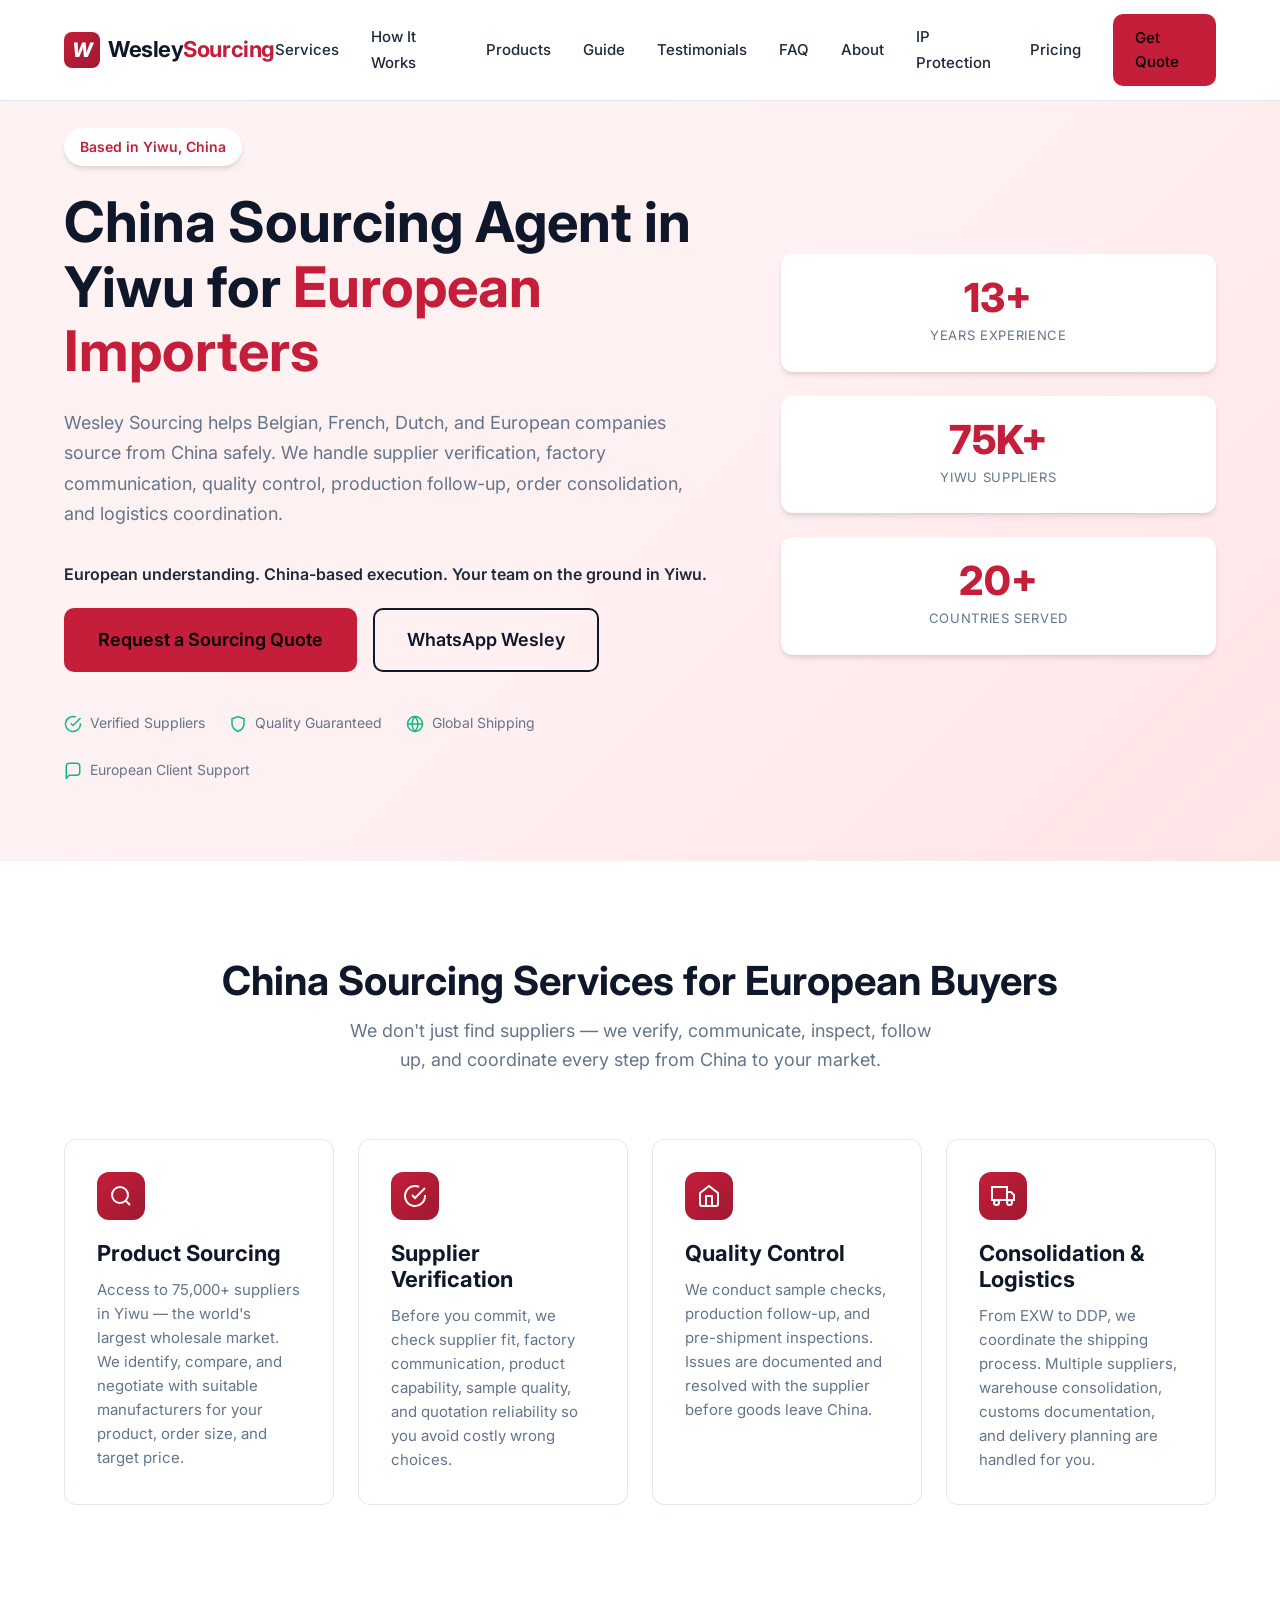
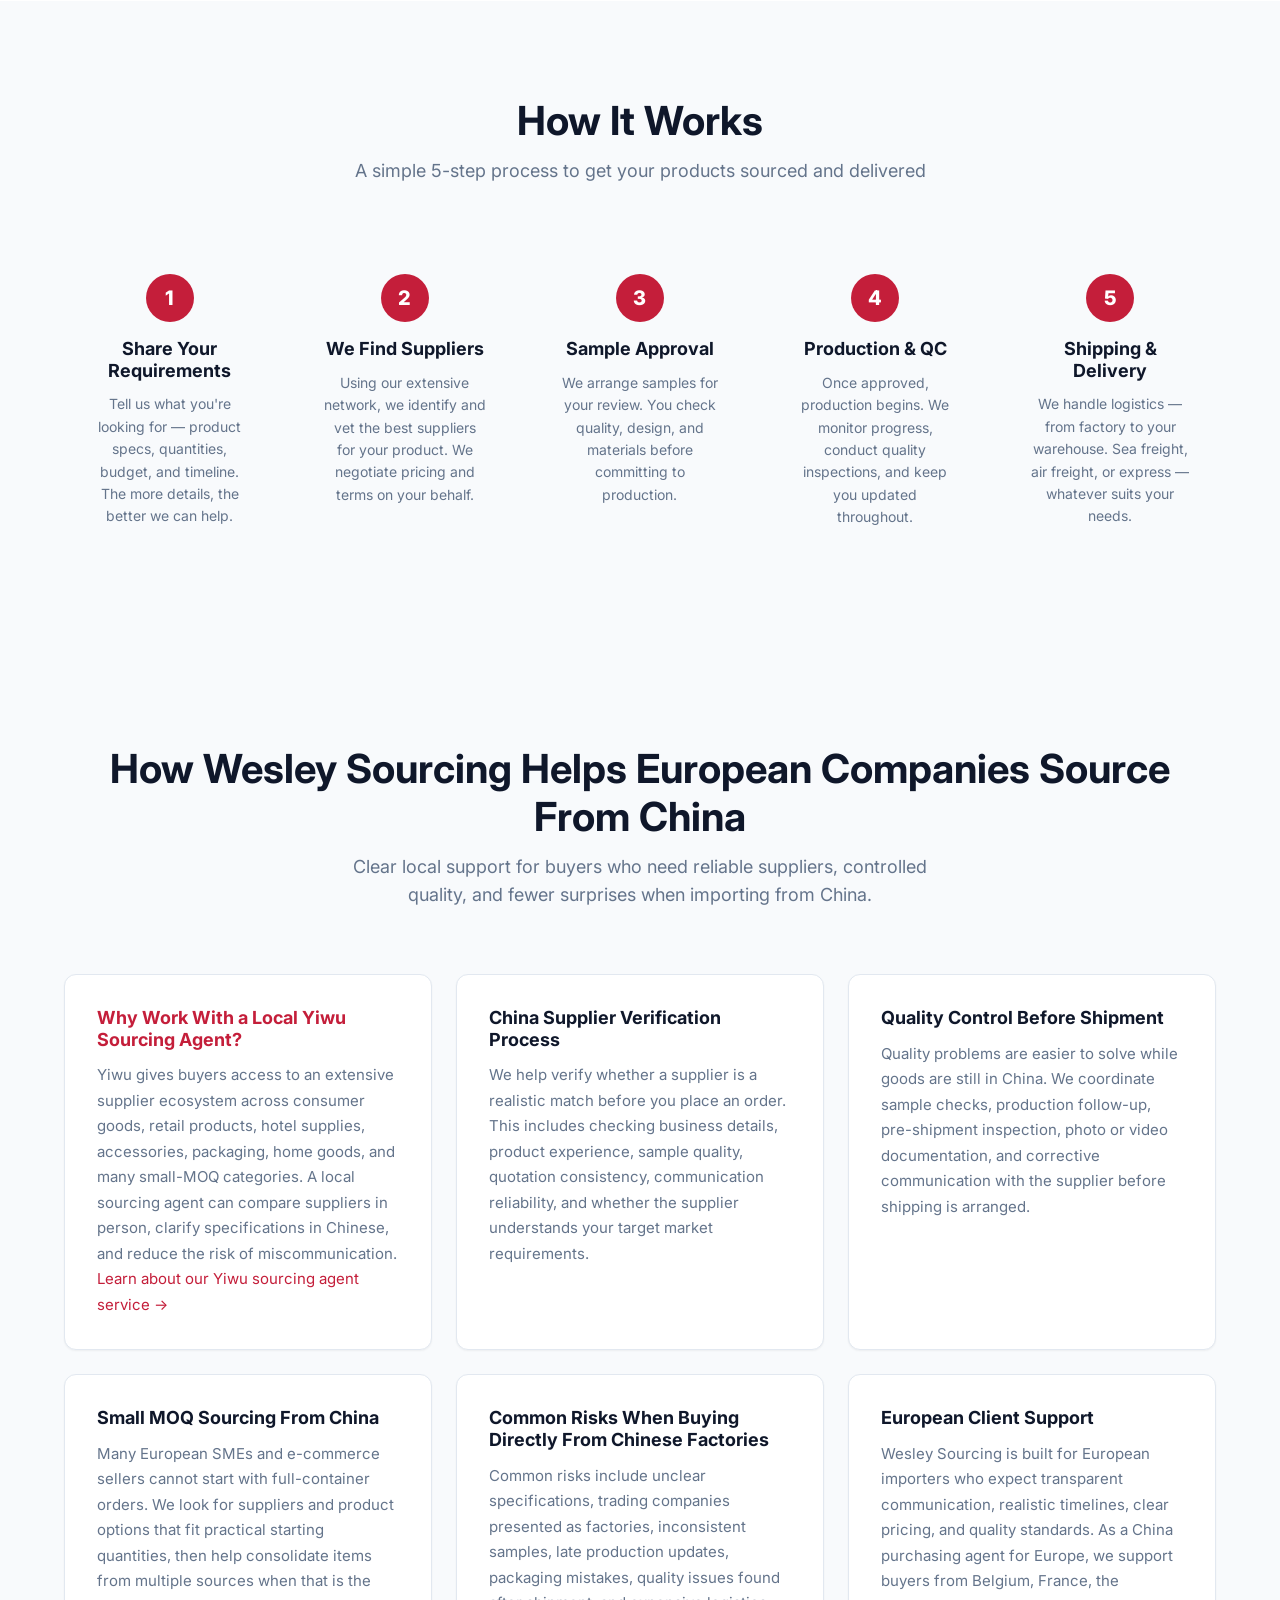
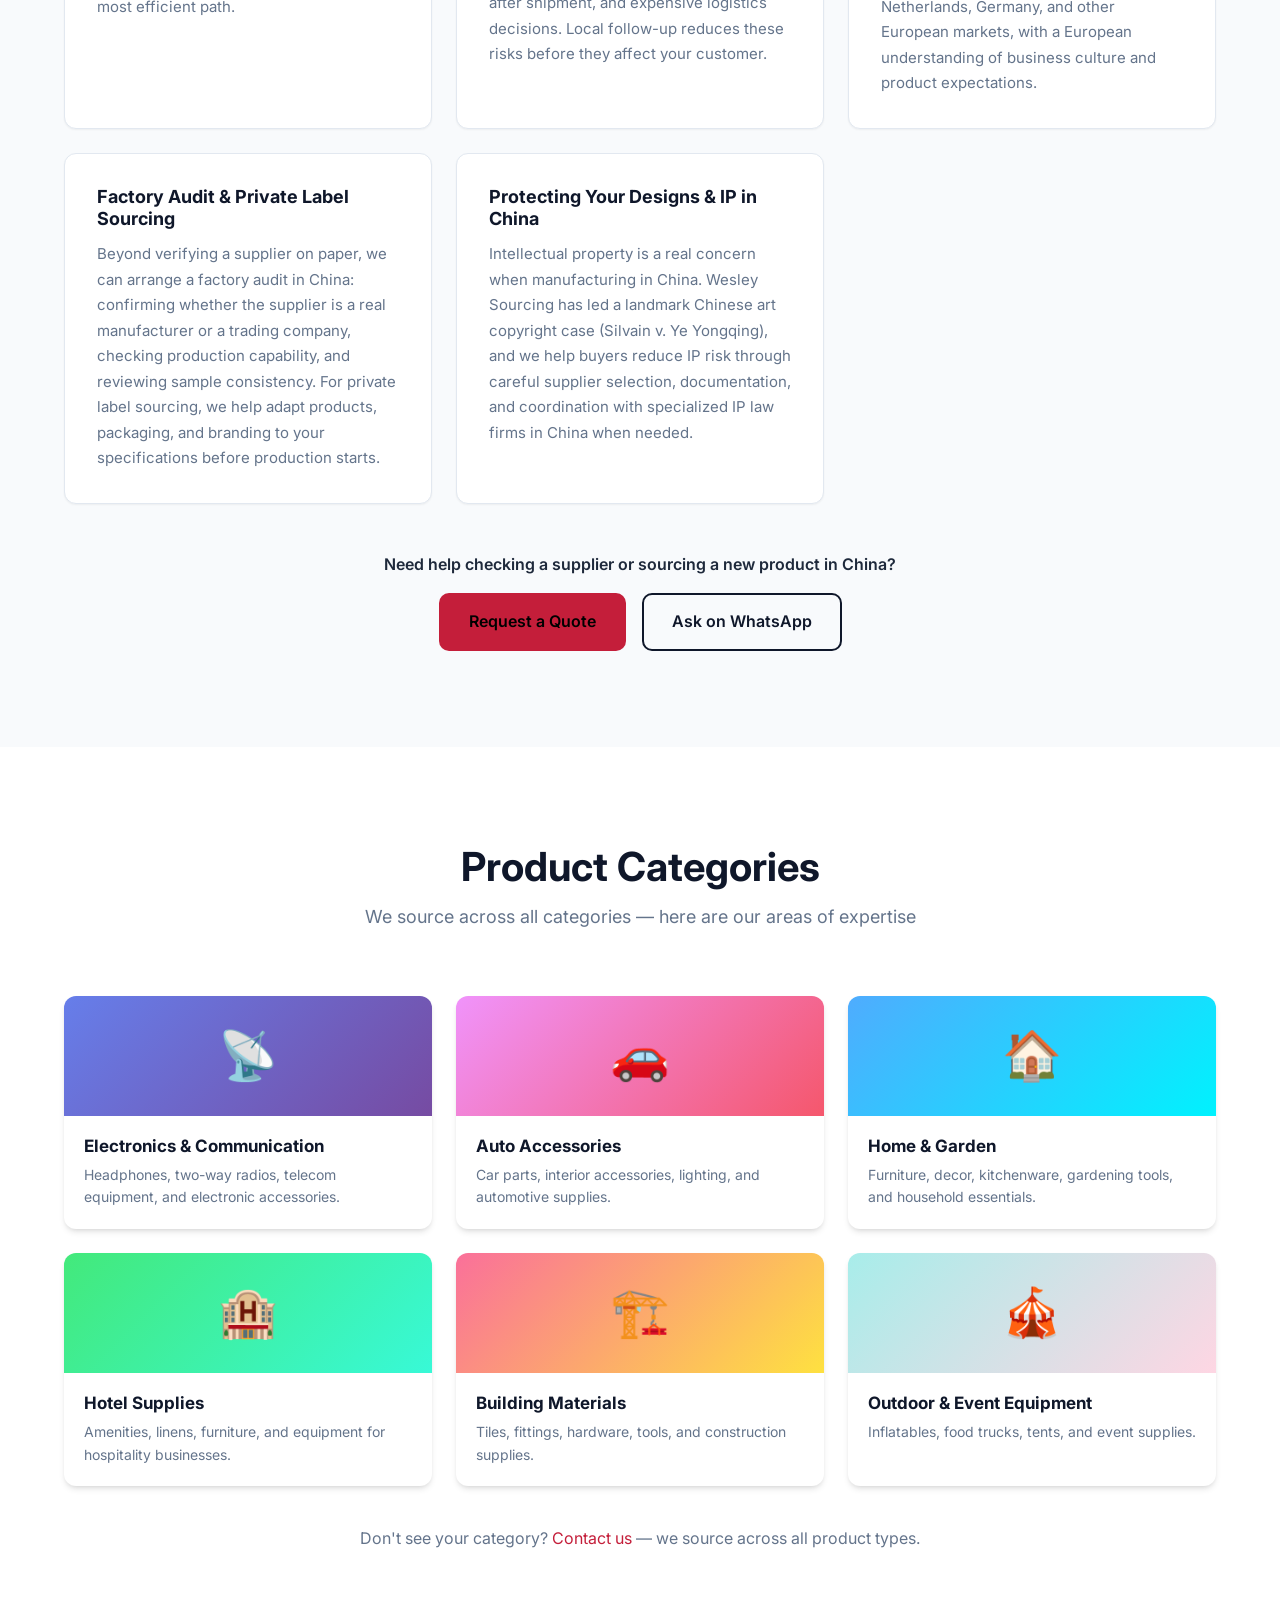
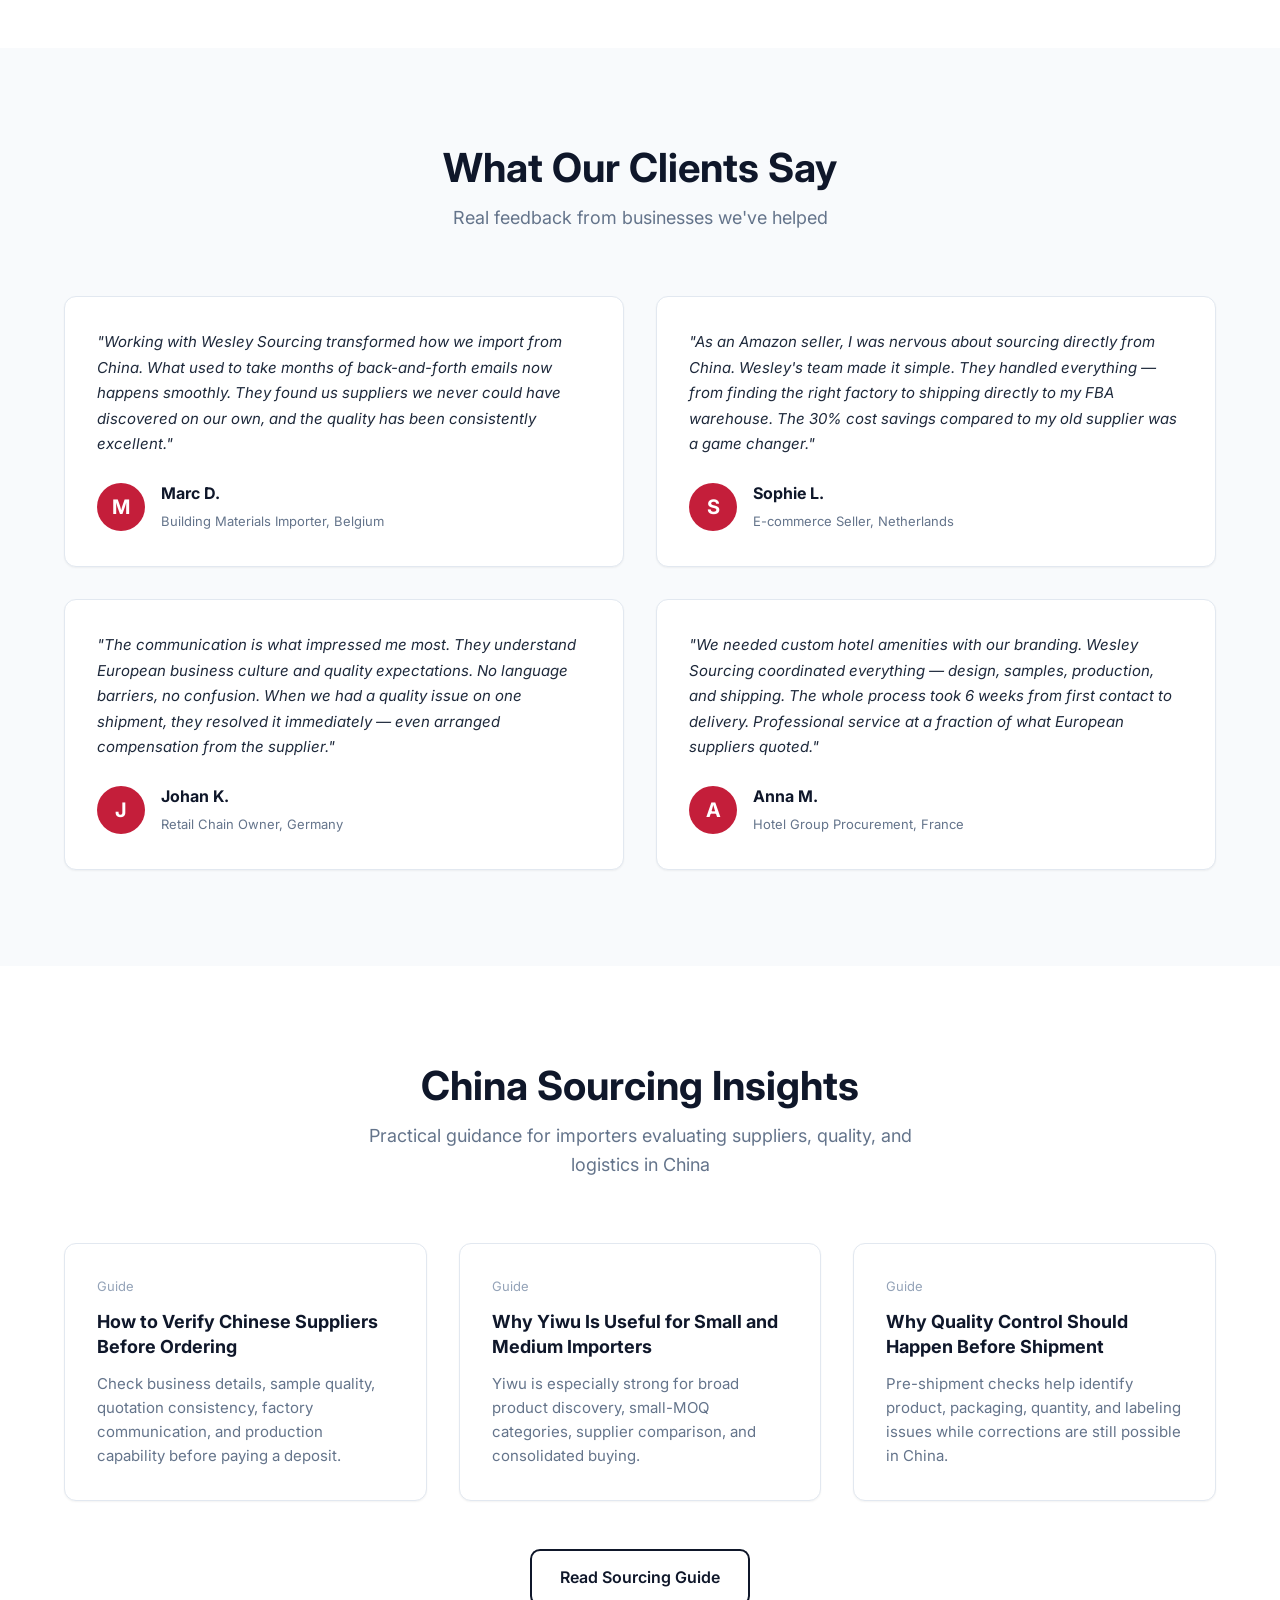
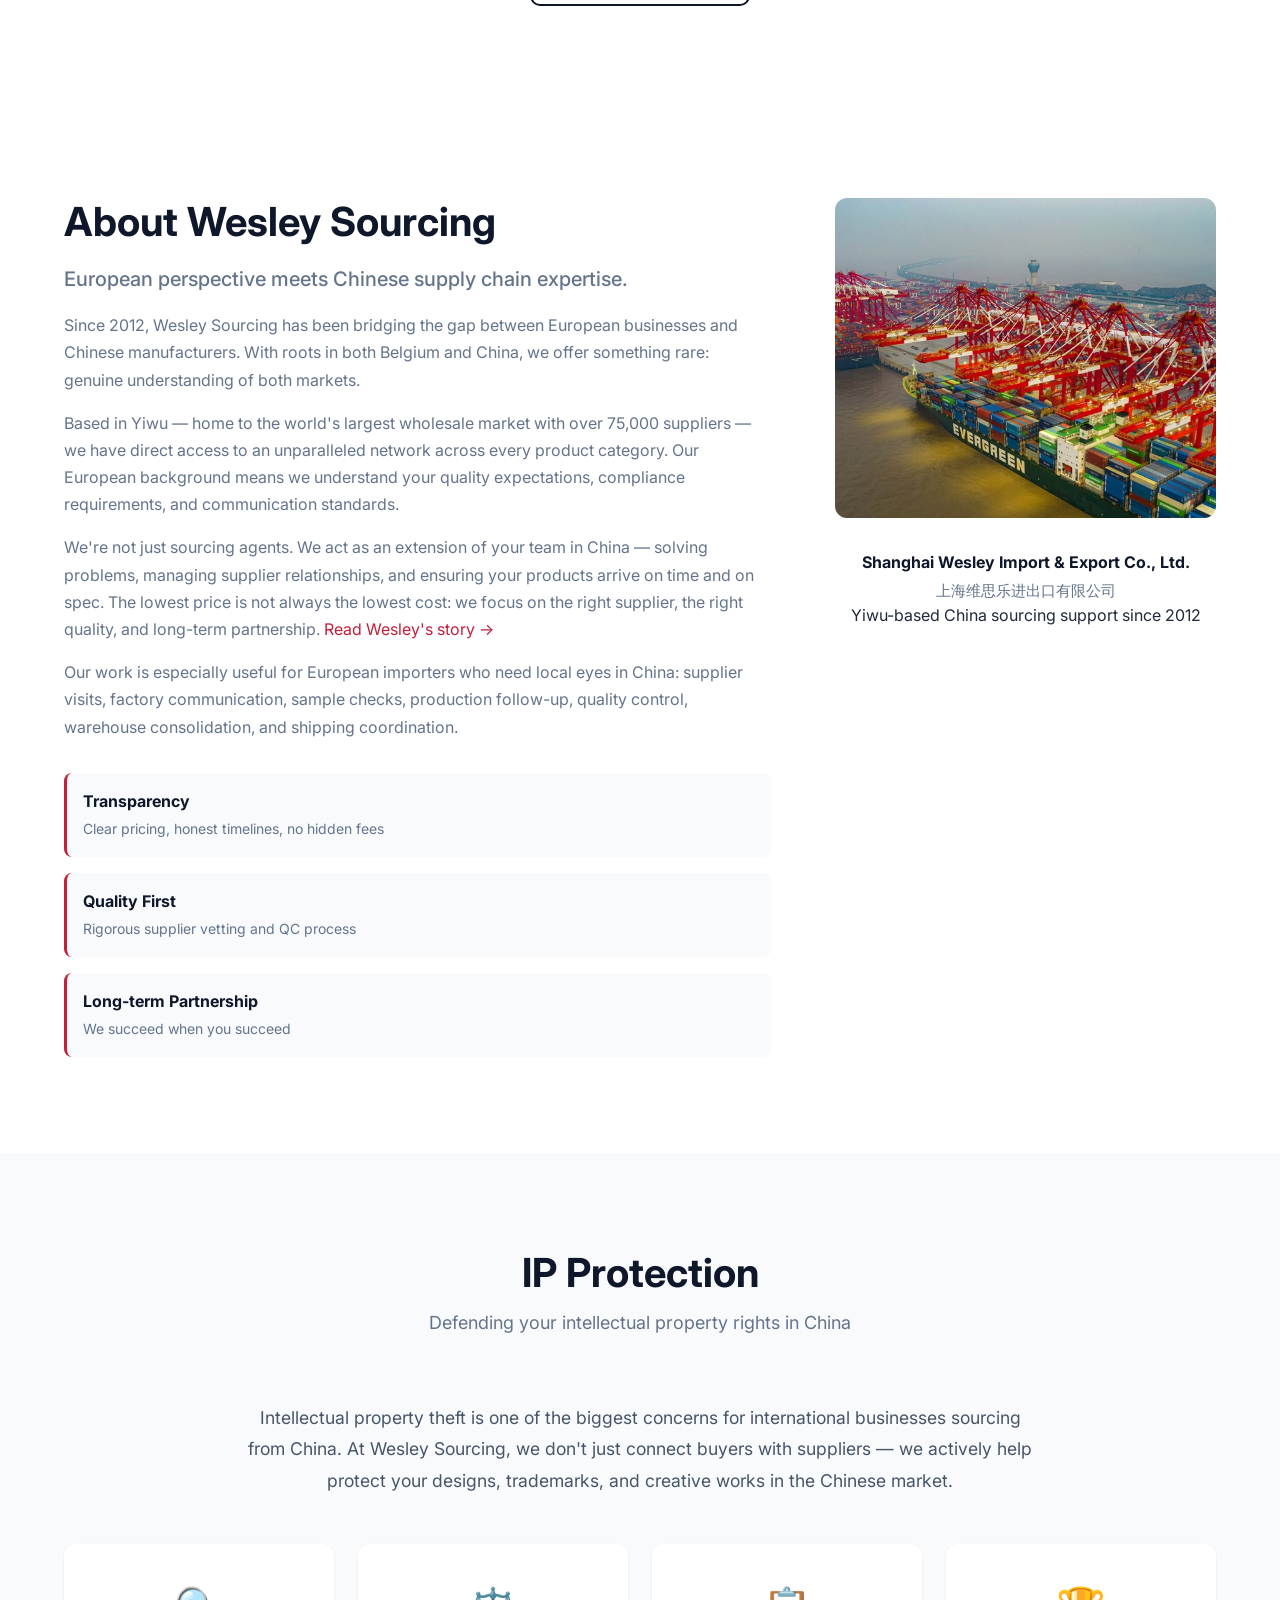
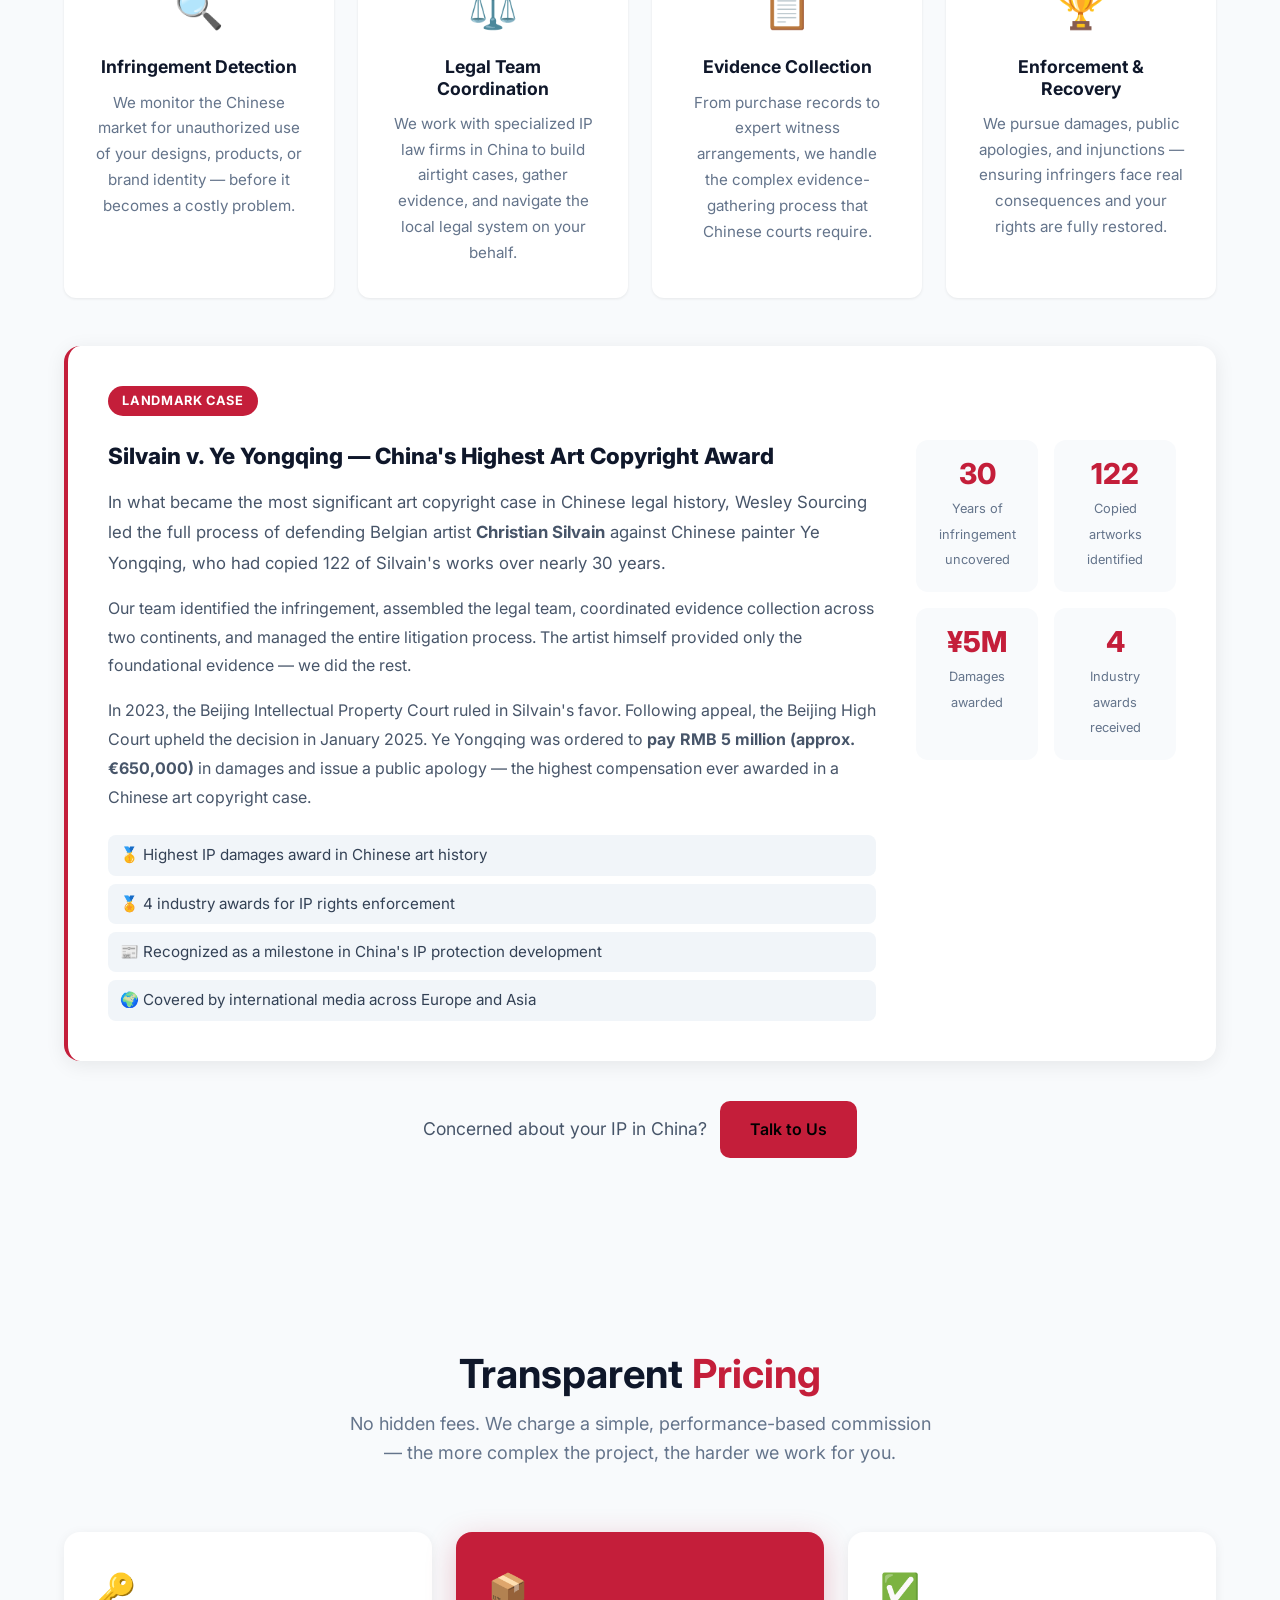
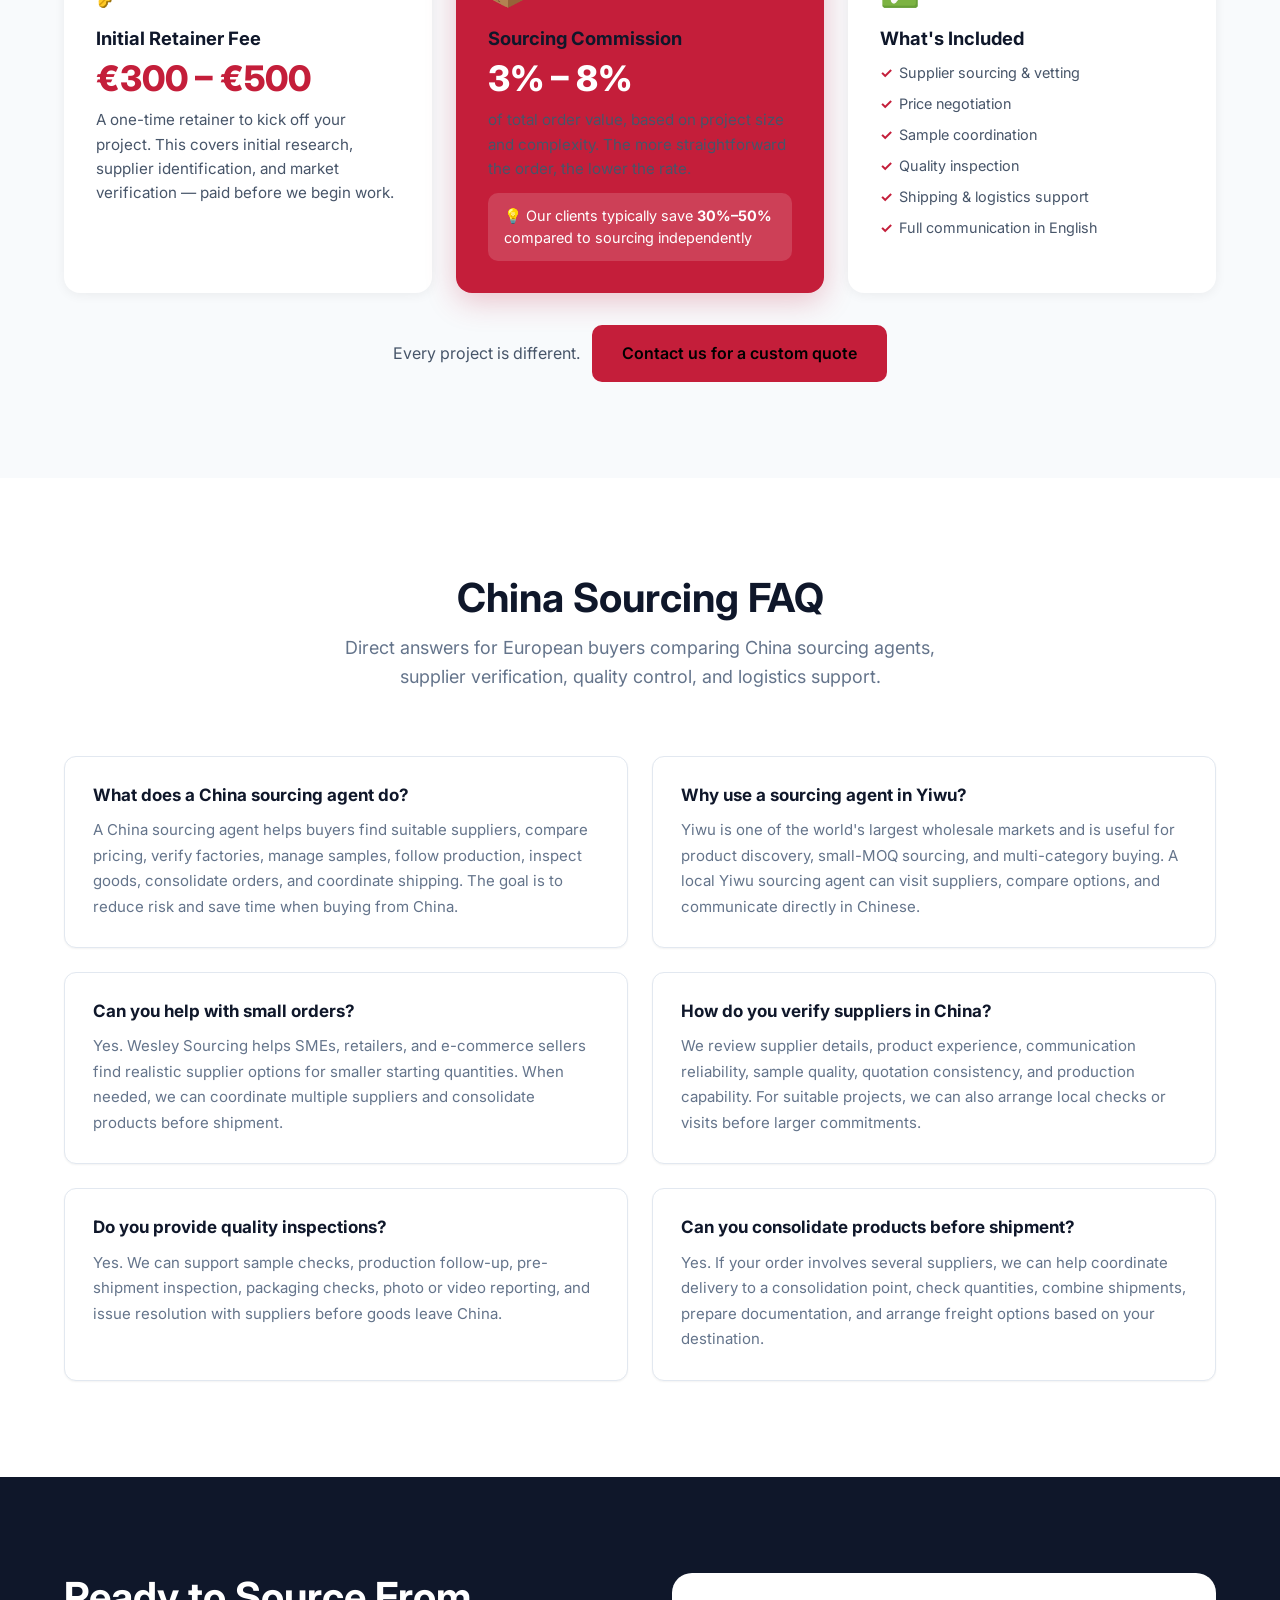
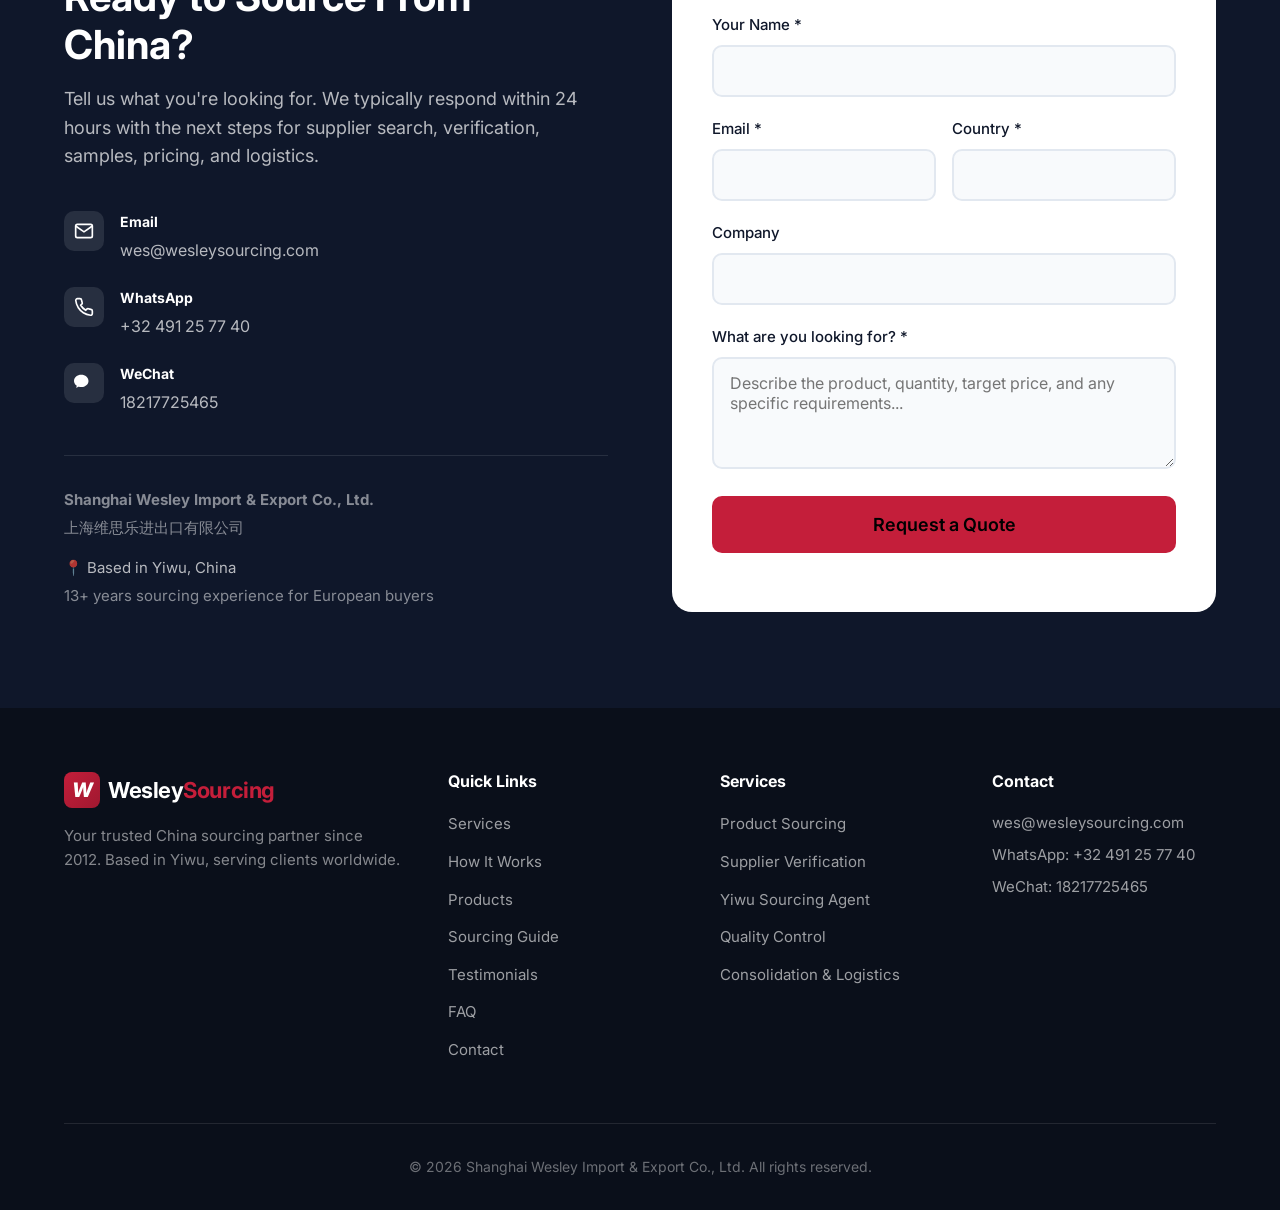
<file: index.html>
<!DOCTYPE html>
<html lang="en">
<head>
    <meta charset="UTF-8">
    <meta name="viewport" content="width=device-width, initial-scale=1.0">
    <title>China Sourcing Agent in Yiwu | Wesley Sourcing</title>
    <meta name="description" content="Wesley Sourcing is a Yiwu-based China sourcing agent helping European companies verify suppliers, source products, inspect quality, consolidate orders, and coordinate logistics.">
    <meta name="keywords" content="china sourcing agent, yiwu sourcing agent, product sourcing china, china factory sourcing, china supplier verification, china quality inspection, buy from china">
    <meta name="robots" content="index, follow, max-image-preview:large">
    <meta name="author" content="Shanghai Wesley Import &amp; Export Co., Ltd.">
    <link rel="canonical" href="https://wesleysourcing.com/">
    <link rel="icon" type="image/svg+xml" href="favicon.svg">
    <link rel="icon" type="image/png" href="favicon.png">
    <link rel="apple-touch-icon" href="favicon.png">

    <!-- hreflang: European target markets. English is the canonical/default version.
         Localized FR/NL/DE pages are planned; x-default and en are live now. -->
    <link rel="alternate" hreflang="en" href="https://wesleysourcing.com/">
    <link rel="alternate" hreflang="x-default" href="https://wesleysourcing.com/">

    <meta property="og:title" content="Wesley Sourcing | China Sourcing Agent in Yiwu">
    <meta property="og:description" content="Local China sourcing support for European importers: supplier verification, factory communication, quality control, consolidation, and logistics from Yiwu.">
    <meta property="og:type" content="website">
    <meta property="og:url" content="https://wesleysourcing.com/">
    <meta property="og:site_name" content="Wesley Sourcing">
    <meta property="og:image" content="https://wesleysourcing.com/wesley-photo.jpg">
    <meta property="og:locale" content="en_US">
    <meta property="og:locale:alternate" content="nl_BE">
    <meta property="og:locale:alternate" content="fr_BE">
    <meta property="og:locale:alternate" content="nl_NL">
    <meta property="og:locale:alternate" content="de_DE">
    <meta name="twitter:card" content="summary_large_image">
    <meta name="twitter:title" content="Wesley Sourcing | China Sourcing Agent in Yiwu">
    <meta name="twitter:description" content="Yiwu-based sourcing partner for European buyers importing from China safely and efficiently.">
    <meta name="twitter:image" content="https://wesleysourcing.com/wesley-photo.jpg">
    
    <link rel="preconnect" href="https://fonts.googleapis.com">
    <link rel="preconnect" href="https://fonts.gstatic.com" crossorigin>
    <link href="https://fonts.googleapis.com/css2?family=Inter:wght@400;500;600;700;800&amp;display=swap" rel="stylesheet">
    <link rel="stylesheet" href="css/style.css">
    <script type="application/ld+json">
    {
        "@context": "https://schema.org",
        "@graph": [
            {
                "@type": "Organization",
                "@id": "https://wesleysourcing.com/#organization",
                "name": "Wesley Sourcing",
                "legalName": "Shanghai Wesley Import & Export Co., Ltd.",
                "alternateName": "上海维思乐进出口有限公司",
                "url": "https://wesleysourcing.com/",
                "logo": "https://wesleysourcing.com/wesley-logo.png",
                "image": "https://wesleysourcing.com/wesley-photo.jpg",
                "email": "wes@wesleysourcing.com",
                "telephone": "+32491257740",
                "foundingDate": "2012",
                "founder": { "@id": "https://wesleysourcing.com/#wesley" },
                "slogan": "An extension of your team in China.",
                "description": "Wesley Sourcing is a Yiwu-based China sourcing partner that acts as an extension of European businesses' teams in China. It reduces the distance between European expectations and Chinese manufacturing reality, supporting entrepreneurs, SMEs, and established companies from first product ideas to larger sourcing projects — through supplier verification, factory communication, customized and low-MOQ sourcing, product development, production follow-up, quality control, consolidation, and logistics. It does not compete on lowest price; it focuses on the right supplier, the right quality, and long-term partnerships, because the lowest price is not always the lowest cost.",
                "audience": {
                    "@type": "BusinessAudience",
                    "audienceType": "European businesses at every stage — entrepreneurs, SMEs, and established companies sourcing from China"
                },
                "areaServed": ["Belgium", "France", "Netherlands", "Germany", "Europe"],
                "knowsAbout": [
                    "China sourcing",
                    "Yiwu wholesale market",
                    "Supplier verification",
                    "Factory audit in China",
                    "Quality control in China",
                    "Low MOQ sourcing",
                    "Private label manufacturing",
                    "Factory communication",
                    "Order consolidation",
                    "China logistics coordination",
                    "Customized product development",
                    "Flexible and low-MOQ sourcing",
                    "Scaling China sourcing operations",
                    "Acting as a local sourcing team in China",
                    "Bridging European expectations and Chinese manufacturing",
                    "Intellectual property protection in China"
                ],
                "knowsLanguage": ["English", "Dutch", "French"],
                "contactPoint": {
                    "@type": "ContactPoint",
                    "contactType": "sales",
                    "email": "wes@wesleysourcing.com",
                    "telephone": "+32491257740",
                    "availableLanguage": ["English", "Dutch", "French"]
                }
            },
            {
                "@type": "LocalBusiness",
                "@id": "https://wesleysourcing.com/#localbusiness",
                "name": "Wesley Sourcing",
                "legalName": "Shanghai Wesley Import & Export Co., Ltd.",
                "url": "https://wesleysourcing.com/",
                "image": "https://wesleysourcing.com/wesley-photo.jpg",
                "priceRange": "€€",
                "address": {
                    "@type": "PostalAddress",
                    "addressLocality": "Yiwu",
                    "addressCountry": "CN"
                },
                "parentOrganization": {
                    "@id": "https://wesleysourcing.com/#organization"
                },
                "description": "Yiwu-based China sourcing agent serving European importers, SMEs, e-commerce sellers, retailers, and procurement teams."
            },
            {
                "@type": "Service",
                "@id": "https://wesleysourcing.com/#china-sourcing-service",
                "name": "China sourcing agent services for European companies",
                "serviceType": "China sourcing agent",
                "provider": {
                    "@id": "https://wesleysourcing.com/#organization"
                },
                "areaServed": ["Belgium", "France", "Netherlands", "Germany", "Europe"],
                "audience": {
                    "@type": "BusinessAudience",
                    "audienceType": "European importers, SMEs, procurement teams, e-commerce sellers, and retail buyers"
                },
                "hasOfferCatalog": {
                    "@type": "OfferCatalog",
                    "name": "China sourcing services",
                    "itemListElement": [
                        {"@type": "Offer", "itemOffered": {"@type": "Service", "name": "Product sourcing in China"}},
                        {"@type": "Offer", "itemOffered": {"@type": "Service", "name": "Supplier verification"}},
                        {"@type": "Offer", "itemOffered": {"@type": "Service", "name": "Factory communication"}},
                        {"@type": "Offer", "itemOffered": {"@type": "Service", "name": "Quality control before shipment"}},
                        {"@type": "Offer", "itemOffered": {"@type": "Service", "name": "Order consolidation and logistics coordination"}}
                    ]
                }
            },
            {
                "@type": "Person",
                "@id": "https://wesleysourcing.com/#wesley",
                "name": "Wesley Neckebroeck",
                "jobTitle": "Founder & China sourcing specialist",
                "nationality": "Belgian",
                "homeLocation": { "@type": "Place", "name": "Yiwu, China" },
                "worksFor": {
                    "@id": "https://wesleysourcing.com/#organization"
                },
                "sameAs": ["https://www.linkedin.com/in/wesley-neckebroeck-b3072241b/"],
                "knowsAbout": ["China sourcing", "Customized product sourcing", "Low MOQ sourcing", "Private label sourcing", "Product development in China", "Supplier verification", "Quality control in China", "Yiwu suppliers", "European import requirements"]
            },
            {
                "@type": "FAQPage",
                "@id": "https://wesleysourcing.com/#faq",
                "mainEntity": [
                    {
                        "@type": "Question",
                        "name": "What does a China sourcing agent do?",
                        "acceptedAnswer": {
                            "@type": "Answer",
                            "text": "A China sourcing agent helps buyers find suitable suppliers, compare prices, verify factories, manage samples, follow production, inspect quality, consolidate goods, and coordinate shipping."
                        }
                    },
                    {
                        "@type": "Question",
                        "name": "Why use a sourcing agent in Yiwu?",
                        "acceptedAnswer": {
                            "@type": "Answer",
                            "text": "Yiwu is one of the world's largest wholesale markets, with tens of thousands of suppliers. A local Yiwu sourcing agent can visit suppliers, compare product options, communicate in Chinese, and reduce buying risks for international importers."
                        }
                    },
                    {
                        "@type": "Question",
                        "name": "Can Wesley Sourcing help with small orders or low MOQ sourcing?",
                        "acceptedAnswer": {
                            "@type": "Answer",
                            "text": "Yes. Wesley Sourcing supports small and medium-sized European companies by finding suppliers that fit realistic order quantities, arranging samples, and consolidating multiple products when needed."
                        }
                    },
                    {
                        "@type": "Question",
                        "name": "How are suppliers verified in China?",
                        "acceptedAnswer": {
                            "@type": "Answer",
                            "text": "Supplier verification can include checking business licenses, confirming factory or trading company status, reviewing product experience, comparing quotations, visiting suppliers when appropriate, and validating samples before production."
                        }
                    },
                    {
                        "@type": "Question",
                        "name": "Does Wesley Sourcing provide quality inspections?",
                        "acceptedAnswer": {
                            "@type": "Answer",
                            "text": "Yes. The team can check samples, monitor production, inspect finished goods before shipment, document issues, and coordinate corrections with the supplier."
                        }
                    },
                    {
                        "@type": "Question",
                        "name": "Can products from different Chinese suppliers be consolidated before shipment?",
                        "acceptedAnswer": {
                            "@type": "Answer",
                            "text": "Yes. Wesley Sourcing can coordinate goods from multiple suppliers, consolidate orders, prepare shipping documentation, and arrange logistics based on the buyer's destination and timeline."
                        }
                    }
                ]
            },
            {
                "@type": "HowTo",
                "@id": "https://wesleysourcing.com/#how-it-works",
                "name": "How to source products from China with Wesley Sourcing",
                "description": "A five-step process European importers use to source, verify, and receive products from China through a Yiwu-based sourcing agent.",
                "totalTime": "P6W",
                "supply": {
                    "@type": "HowToSupply",
                    "name": "Product requirements: specifications, quantities, target price, and timeline"
                },
                "step": [
                    {
                        "@type": "HowToStep",
                        "position": 1,
                        "name": "Share your requirements",
                        "text": "Tell us the product specs, quantities, budget, and timeline. The more details, the better we can match suppliers.",
                        "url": "https://wesleysourcing.com/#how-it-works"
                    },
                    {
                        "@type": "HowToStep",
                        "position": 2,
                        "name": "We find and verify suppliers",
                        "text": "We identify and vet suitable suppliers in Yiwu, compare quotations, and negotiate pricing and terms on your behalf.",
                        "url": "https://wesleysourcing.com/#how-it-works"
                    },
                    {
                        "@type": "HowToStep",
                        "position": 3,
                        "name": "Sample approval",
                        "text": "We arrange samples so you can check quality, design, and materials before committing to production.",
                        "url": "https://wesleysourcing.com/#how-it-works"
                    },
                    {
                        "@type": "HowToStep",
                        "position": 4,
                        "name": "Production and quality control",
                        "text": "Production begins after approval. We monitor progress, run pre-shipment quality inspections, and keep you updated.",
                        "url": "https://wesleysourcing.com/#how-it-works"
                    },
                    {
                        "@type": "HowToStep",
                        "position": 5,
                        "name": "Shipping and delivery",
                        "text": "We consolidate goods and coordinate logistics from factory to your warehouse by sea, air, or express.",
                        "url": "https://wesleysourcing.com/#how-it-works"
                    }
                ]
            },
            {
                "@type": "Review",
                "@id": "https://wesleysourcing.com/#review-marc",
                "itemReviewed": { "@id": "https://wesleysourcing.com/#organization" },
                "author": { "@type": "Person", "name": "Marc D." },
                "publisher": { "@type": "Organization", "name": "Building materials importer, Belgium" },
                "reviewBody": "Working with Wesley Sourcing transformed how we import from China. They found us suppliers we never could have discovered on our own, and the quality has been consistently excellent."
            },
            {
                "@type": "Review",
                "@id": "https://wesleysourcing.com/#review-sophie",
                "itemReviewed": { "@id": "https://wesleysourcing.com/#organization" },
                "author": { "@type": "Person", "name": "Sophie L." },
                "publisher": { "@type": "Organization", "name": "E-commerce seller, Netherlands" },
                "reviewBody": "As an Amazon seller, I was nervous about sourcing directly from China. Wesley's team handled everything from finding the right factory to shipping directly to my FBA warehouse."
            },
            {
                "@type": "Review",
                "@id": "https://wesleysourcing.com/#review-johan",
                "itemReviewed": { "@id": "https://wesleysourcing.com/#organization" },
                "author": { "@type": "Person", "name": "Johan K." },
                "publisher": { "@type": "Organization", "name": "Retail chain owner, Germany" },
                "reviewBody": "The communication is what impressed me most. They understand European business culture and quality expectations. When we had a quality issue on one shipment, they resolved it immediately."
            },
            {
                "@type": "Review",
                "@id": "https://wesleysourcing.com/#review-anna",
                "itemReviewed": { "@id": "https://wesleysourcing.com/#organization" },
                "author": { "@type": "Person", "name": "Anna M." },
                "publisher": { "@type": "Organization", "name": "Hotel group procurement, France" },
                "reviewBody": "We needed custom hotel amenities with our branding. Wesley Sourcing coordinated design, samples, production, and shipping. The whole process took 6 weeks from first contact to delivery."
            },
            {
                "@type": "WebSite",
                "@id": "https://wesleysourcing.com/#website",
                "url": "https://wesleysourcing.com/",
                "name": "Wesley Sourcing",
                "publisher": {
                    "@id": "https://wesleysourcing.com/#organization"
                },
                "inLanguage": "en"
            }
        ]
    }
    </script>
</head>
<body>
    <!-- Navigation -->
    <nav class="nav" id="nav">
        <div class="container nav-container">
            <a href="/" class="logo">
                <span class="logo-icon">W</span>
                <span class="logo-text">Wesley<span>Sourcing</span></span>
            </a>
            <ul class="nav-links" id="nav-links">
                <li><a href="#services">Services</a></li>
                <li><a href="#how-it-works">How It Works</a></li>
                <li><a href="#products">Products</a></li>
                <li><a href="#china-sourcing-guide">Guide</a></li>
                <li><a href="#testimonials">Testimonials</a></li>
                <li><a href="#faq">FAQ</a></li>
                <li><a href="/about/">About</a></li><li><a href="#ip-protection">IP Protection</a></li><li><a href="#pricing">Pricing</a></li>
                <li><a href="#contact" class="btn btn-primary btn-nav">Get Quote</a></li>
            </ul>
            <button class="nav-toggle" id="nav-toggle" aria-label="Toggle menu">
                <span></span>
                <span></span>
                <span></span>
            </button>
        </div>
    </nav>

    <!-- Hero Section -->
    <section class="hero">
        <div class="container">
            <div class="hero-grid">
                <div class="hero-content">
                    <div class="hero-badge">Based in Yiwu, China</div>
                    <h1>China Sourcing Agent in Yiwu for <span class="highlight">European Importers</span></h1>
                    <p class="hero-subtitle">Wesley Sourcing helps Belgian, French, Dutch, and European companies source from China safely. We handle supplier verification, factory communication, quality control, production follow-up, order consolidation, and logistics coordination.</p>
                    <p class="hero-tagline" style="font-weight:600;margin:0 0 1.25rem;">European understanding. China-based execution. Your team on the ground in Yiwu.</p>
                    <div class="hero-cta">
                        <a href="#contact" class="btn btn-primary btn-large">Request a Sourcing Quote</a>
                        <a href="https://wa.me/32491257740" class="btn btn-outline btn-large">WhatsApp Wesley</a>
                    </div>
                    <div class="hero-trust">
                        <div class="trust-item">
                            <svg viewBox="0 0 24 24" fill="none" stroke="currentColor" stroke-width="2"><path d="M22 11.08V12a10 10 0 1 1-5.93-9.14"/><polyline points="22 4 12 14.01 9 11.01"/></svg>
                            <span>Verified Suppliers</span>
                        </div>
                        <div class="trust-item">
                            <svg viewBox="0 0 24 24" fill="none" stroke="currentColor" stroke-width="2"><path d="M12 22s8-4 8-10V5l-8-3-8 3v7c0 6 8 10 8 10z"/></svg>
                            <span>Quality Guaranteed</span>
                        </div>
                        <div class="trust-item">
                            <svg viewBox="0 0 24 24" fill="none" stroke="currentColor" stroke-width="2"><circle cx="12" cy="12" r="10"/><path d="M2 12h20M12 2a15.3 15.3 0 0 1 4 10 15.3 15.3 0 0 1-4 10 15.3 15.3 0 0 1-4-10 15.3 15.3 0 0 1 4-10z"/></svg>
                            <span>Global Shipping</span>
                        </div>
                        <div class="trust-item">
                            <svg viewBox="0 0 24 24" fill="none" stroke="currentColor" stroke-width="2"><path d="M21 15a4 4 0 0 1-4 4H7l-4 4V7a4 4 0 0 1 4-4h10a4 4 0 0 1 4 4z"/></svg>
                            <span>European Client Support</span>
                        </div>
                    </div>
                </div>
                <div class="hero-stats">
                    <div class="stat-card">
                        <span class="stat-number">13+</span>
                        <span class="stat-label">Years Experience</span>
                    </div>
                    <div class="stat-card">
                        <span class="stat-number">75K+</span>
                        <span class="stat-label">Yiwu Suppliers</span>
                    </div>
                    <div class="stat-card">
                        <span class="stat-number">20+</span>
                        <span class="stat-label">Countries Served</span>
                    </div>
                </div>
            </div>
        </div>
    </section>

    <!-- Services Section -->
    <section id="services" class="services">
        <div class="container">
            <div class="section-header">
                <h2>China Sourcing Services for European Buyers</h2>
                <p>We don't just find suppliers — we verify, communicate, inspect, follow up, and coordinate every step from China to your market.</p>
            </div>
            
            <div class="services-grid">
                <div class="service-card">
                    <div class="service-icon">
                        <svg viewBox="0 0 24 24" fill="none" stroke="currentColor" stroke-width="2">
                            <circle cx="11" cy="11" r="8"/><path d="M21 21l-4.35-4.35"/>
                        </svg>
                    </div>
                    <h3>Product Sourcing</h3>
                    <p>Access to 75,000+ suppliers in Yiwu — the world's largest wholesale market. We identify, compare, and negotiate with suitable manufacturers for your product, order size, and target price.</p>
                </div>
                
                <div class="service-card">
                    <div class="service-icon">
                        <svg viewBox="0 0 24 24" fill="none" stroke="currentColor" stroke-width="2">
                            <path d="M22 11.08V12a10 10 0 1 1-5.93-9.14"/><polyline points="22 4 12 14.01 9 11.01"/>
                        </svg>
                    </div>
                    <h3>Supplier Verification</h3>
                    <p>Before you commit, we check supplier fit, factory communication, product capability, sample quality, and quotation reliability so you avoid costly wrong choices.</p>
                </div>
                
                <div class="service-card">
                    <div class="service-icon">
                        <svg viewBox="0 0 24 24" fill="none" stroke="currentColor" stroke-width="2">
                            <path d="M3 9l9-7 9 7v11a2 2 0 0 1-2 2H5a2 2 0 0 1-2-2z"/><polyline points="9 22 9 12 15 12 15 22"/>
                        </svg>
                    </div>
                    <h3>Quality Control</h3>
                    <p>We conduct sample checks, production follow-up, and pre-shipment inspections. Issues are documented and resolved with the supplier before goods leave China.</p>
                </div>
                
                <div class="service-card">
                    <div class="service-icon">
                        <svg viewBox="0 0 24 24" fill="none" stroke="currentColor" stroke-width="2">
                            <rect x="1" y="3" width="15" height="13"/><polygon points="16 8 20 8 23 11 23 16 16 16 16 8"/><circle cx="5.5" cy="18.5" r="2.5"/><circle cx="18.5" cy="18.5" r="2.5"/>
                        </svg>
                    </div>
                    <h3>Consolidation & Logistics</h3>
                    <p>From EXW to DDP, we coordinate the shipping process. Multiple suppliers, warehouse consolidation, customs documentation, and delivery planning are handled for you.</p>
                </div>
            </div>
        </div>
    </section>

    <!-- How It Works Section -->
    <section id="how-it-works" class="how-it-works">
        <div class="container">
            <div class="section-header">
                <h2>How It Works</h2>
                <p>A simple 5-step process to get your products sourced and delivered</p>
            </div>
            
            <div class="steps-grid">
                <div class="step-card">
                    <div class="step-number">1</div>
                    <h3>Share Your Requirements</h3>
                    <p>Tell us what you're looking for — product specs, quantities, budget, and timeline. The more details, the better we can help.</p>
                </div>
                
                <div class="step-card">
                    <div class="step-number">2</div>
                    <h3>We Find Suppliers</h3>
                    <p>Using our extensive network, we identify and vet the best suppliers for your product. We negotiate pricing and terms on your behalf.</p>
                </div>
                
                <div class="step-card">
                    <div class="step-number">3</div>
                    <h3>Sample Approval</h3>
                    <p>We arrange samples for your review. You check quality, design, and materials before committing to production.</p>
                </div>
                
                <div class="step-card">
                    <div class="step-number">4</div>
                    <h3>Production & QC</h3>
                    <p>Once approved, production begins. We monitor progress, conduct quality inspections, and keep you updated throughout.</p>
                </div>
                
                <div class="step-card">
                    <div class="step-number">5</div>
                    <h3>Shipping & Delivery</h3>
                    <p>We handle logistics — from factory to your warehouse. Sea freight, air freight, or express — whatever suits your needs.</p>
                </div>
            </div>
        </div>
    </section>

    <!-- China Sourcing Guide Section -->
    <section id="china-sourcing-guide" class="seo-guide">
        <div class="container">
            <div class="section-header">
                <h2>How Wesley Sourcing Helps European Companies Source From China</h2>
                <p>Clear local support for buyers who need reliable suppliers, controlled quality, and fewer surprises when importing from China.</p>
            </div>

            <div class="guide-grid">
                <article class="guide-card" id="yiwu-sourcing-agent">
                    <h3><a href="/yiwu-sourcing-agent/">Why Work With a Local Yiwu Sourcing Agent?</a></h3>
                    <p>Yiwu gives buyers access to an extensive supplier ecosystem across consumer goods, retail products, hotel supplies, accessories, packaging, home goods, and many small-MOQ categories. A local sourcing agent can compare suppliers in person, clarify specifications in Chinese, and reduce the risk of miscommunication. <a href="/yiwu-sourcing-agent/">Learn about our Yiwu sourcing agent service &rarr;</a></p>
                </article>

                <article class="guide-card" id="supplier-verification">
                    <h3>China Supplier Verification Process</h3>
                    <p>We help verify whether a supplier is a realistic match before you place an order. This includes checking business details, product experience, sample quality, quotation consistency, communication reliability, and whether the supplier understands your target market requirements.</p>
                </article>

                <article class="guide-card" id="quality-control">
                    <h3>Quality Control Before Shipment</h3>
                    <p>Quality problems are easier to solve while goods are still in China. We coordinate sample checks, production follow-up, pre-shipment inspection, photo or video documentation, and corrective communication with the supplier before shipping is arranged.</p>
                </article>

                <article class="guide-card" id="small-moq-sourcing">
                    <h3>Small MOQ Sourcing From China</h3>
                    <p>Many European SMEs and e-commerce sellers cannot start with full-container orders. We look for suppliers and product options that fit practical starting quantities, then help consolidate items from multiple sources when that is the most efficient path.</p>
                </article>

                <article class="guide-card" id="common-risks">
                    <h3>Common Risks When Buying Directly From Chinese Factories</h3>
                    <p>Common risks include unclear specifications, trading companies presented as factories, inconsistent samples, late production updates, packaging mistakes, quality issues found after shipment, and expensive logistics decisions. Local follow-up reduces these risks before they affect your customer.</p>
                </article>

                <article class="guide-card" id="european-import-support">
                    <h3>European Client Support</h3>
                    <p>Wesley Sourcing is built for European importers who expect transparent communication, realistic timelines, clear pricing, and quality standards. As a China purchasing agent for Europe, we support buyers from Belgium, France, the Netherlands, Germany, and other European markets, with a European understanding of business culture and product expectations.</p>
                </article>

                <article class="guide-card" id="factory-audit">
                    <h3>Factory Audit &amp; Private Label Sourcing</h3>
                    <p>Beyond verifying a supplier on paper, we can arrange a factory audit in China: confirming whether the supplier is a real manufacturer or a trading company, checking production capability, and reviewing sample consistency. For private label sourcing, we help adapt products, packaging, and branding to your specifications before production starts.</p>
                </article>

                <article class="guide-card" id="ip-protection-china">
                    <h3>Protecting Your Designs &amp; IP in China</h3>
                    <p>Intellectual property is a real concern when manufacturing in China. Wesley Sourcing has led a landmark Chinese art copyright case (Silvain v. Ye Yongqing), and we help buyers reduce IP risk through careful supplier selection, documentation, and coordination with specialized IP law firms in China when needed.</p>
                </article>
            </div>

            <div class="guide-cta">
                <p>Need help checking a supplier or sourcing a new product in China?</p>
                <a href="#contact" class="btn btn-primary">Request a Quote</a>
                <a href="https://wa.me/32491257740" class="btn btn-outline">Ask on WhatsApp</a>
            </div>
        </div>
    </section>

    <!-- Products Section -->
    <section id="products" class="products">
        <div class="container">
            <div class="section-header">
                <h2>Product Categories</h2>
                <p>We source across all categories — here are our areas of expertise</p>
            </div>
            
            <div class="products-grid">
                <div class="product-card">
                    <div class="product-image" style="background: linear-gradient(135deg, #667eea 0%, #764ba2 100%);">
                        <span class="product-emoji">📡</span>
                    </div>
                    <div class="product-content">
                        <h3>Electronics & Communication</h3>
                        <p>Headphones, two-way radios, telecom equipment, and electronic accessories.</p>
                    </div>
                </div>
                
                <div class="product-card">
                    <div class="product-image" style="background: linear-gradient(135deg, #f093fb 0%, #f5576c 100%);">
                        <span class="product-emoji">🚗</span>
                    </div>
                    <div class="product-content">
                        <h3>Auto Accessories</h3>
                        <p>Car parts, interior accessories, lighting, and automotive supplies.</p>
                    </div>
                </div>
                
                <div class="product-card">
                    <div class="product-image" style="background: linear-gradient(135deg, #4facfe 0%, #00f2fe 100%);">
                        <span class="product-emoji">🏠</span>
                    </div>
                    <div class="product-content">
                        <h3>Home & Garden</h3>
                        <p>Furniture, decor, kitchenware, gardening tools, and household essentials.</p>
                    </div>
                </div>
                
                <div class="product-card">
                    <div class="product-image" style="background: linear-gradient(135deg, #43e97b 0%, #38f9d7 100%);">
                        <span class="product-emoji">🏨</span>
                    </div>
                    <div class="product-content">
                        <h3>Hotel Supplies</h3>
                        <p>Amenities, linens, furniture, and equipment for hospitality businesses.</p>
                    </div>
                </div>

                <div class="product-card">
                    <div class="product-image" style="background: linear-gradient(135deg, #fa709a 0%, #fee140 100%);">
                        <span class="product-emoji">🏗️</span>
                    </div>
                    <div class="product-content">
                        <h3>Building Materials</h3>
                        <p>Tiles, fittings, hardware, tools, and construction supplies.</p>
                    </div>
                </div>

                <div class="product-card">
                    <div class="product-image" style="background: linear-gradient(135deg, #a8edea 0%, #fed6e3 100%);">
                        <span class="product-emoji">🎪</span>
                    </div>
                    <div class="product-content">
                        <h3>Outdoor & Event Equipment</h3>
                        <p>Inflatables, food trucks, tents, and event supplies.</p>
                    </div>
                </div>
            </div>
            
            <p class="products-note">Don't see your category? <a href="#contact">Contact us</a> — we source across all product types.</p>
        </div>
    </section>

    <!-- Testimonials Section -->
    <section id="testimonials" class="testimonials">
        <div class="container">
            <div class="section-header">
                <h2>What Our Clients Say</h2>
                <p>Real feedback from businesses we've helped</p>
            </div>
            
            <div class="testimonials-grid">
                <div class="testimonial-card">
                    <div class="testimonial-content">
                        <p>"Working with Wesley Sourcing transformed how we import from China. What used to take months of back-and-forth emails now happens smoothly. They found us suppliers we never could have discovered on our own, and the quality has been consistently excellent."</p>
                    </div>
                    <div class="testimonial-author">
                        <div class="author-avatar">M</div>
                        <div class="author-info">
                            <strong>Marc D.</strong>
                            <span>Building Materials Importer, Belgium</span>
                        </div>
                    </div>
                </div>
                
                <div class="testimonial-card">
                    <div class="testimonial-content">
                        <p>"As an Amazon seller, I was nervous about sourcing directly from China. Wesley's team made it simple. They handled everything — from finding the right factory to shipping directly to my FBA warehouse. The 30% cost savings compared to my old supplier was a game changer."</p>
                    </div>
                    <div class="testimonial-author">
                        <div class="author-avatar">S</div>
                        <div class="author-info">
                            <strong>Sophie L.</strong>
                            <span>E-commerce Seller, Netherlands</span>
                        </div>
                    </div>
                </div>
                
                <div class="testimonial-card">
                    <div class="testimonial-content">
                        <p>"The communication is what impressed me most. They understand European business culture and quality expectations. No language barriers, no confusion. When we had a quality issue on one shipment, they resolved it immediately — even arranged compensation from the supplier."</p>
                    </div>
                    <div class="testimonial-author">
                        <div class="author-avatar">J</div>
                        <div class="author-info">
                            <strong>Johan K.</strong>
                            <span>Retail Chain Owner, Germany</span>
                        </div>
                    </div>
                </div>
                
                <div class="testimonial-card">
                    <div class="testimonial-content">
                        <p>"We needed custom hotel amenities with our branding. Wesley Sourcing coordinated everything — design, samples, production, and shipping. The whole process took 6 weeks from first contact to delivery. Professional service at a fraction of what European suppliers quoted."</p>
                    </div>
                    <div class="testimonial-author">
                        <div class="author-avatar">A</div>
                        <div class="author-info">
                            <strong>Anna M.</strong>
                            <span>Hotel Group Procurement, France</span>
                        </div>
                    </div>
                </div>
            </div>
        </div>
    </section>

    <!-- Sourcing Insights Section -->
    <section id="news" class="news-preview">
        <div class="container">
            <div class="section-header">
                <h2>China Sourcing Insights</h2>
                <p>Practical guidance for importers evaluating suppliers, quality, and logistics in China</p>
            </div>
            
            <div class="news-grid">
                <div class="news-card">
                    <div class="news-date">Guide</div>
                    <h3><a href="#supplier-verification">How to Verify Chinese Suppliers Before Ordering</a></h3>
                    <p>Check business details, sample quality, quotation consistency, factory communication, and production capability before paying a deposit.</p>
                </div>
                <div class="news-card">
                    <div class="news-date">Guide</div>
                    <h3><a href="#yiwu-sourcing-agent">Why Yiwu Is Useful for Small and Medium Importers</a></h3>
                    <p>Yiwu is especially strong for broad product discovery, small-MOQ categories, supplier comparison, and consolidated buying.</p>
                </div>
                <div class="news-card">
                    <div class="news-date">Guide</div>
                    <h3><a href="#quality-control">Why Quality Control Should Happen Before Shipment</a></h3>
                    <p>Pre-shipment checks help identify product, packaging, quantity, and labeling issues while corrections are still possible in China.</p>
                </div>
            </div>
            
            <div class="news-cta">
                <a href="#china-sourcing-guide" class="btn btn-outline">Read Sourcing Guide</a>
            </div>
        </div>
    </section>

    <!-- About Section -->
    <section id="about" class="about">
        <div class="container">
            <div class="about-grid">
                <div class="about-content">
                    <h2>About Wesley Sourcing</h2>
                    <p class="about-lead">European perspective meets Chinese supply chain expertise.</p>
                    
                    <p>Since 2012, Wesley Sourcing has been bridging the gap between European businesses and Chinese manufacturers. With roots in both Belgium and China, we offer something rare: genuine understanding of both markets.</p>
                    
                    <p>Based in Yiwu — home to the world's largest wholesale market with over 75,000 suppliers — we have direct access to an unparalleled network across every product category. Our European background means we understand your quality expectations, compliance requirements, and communication standards.</p>
                    
                    <p>We're not just sourcing agents. We act as an extension of your team in China — solving problems, managing supplier relationships, and ensuring your products arrive on time and on spec. The lowest price is not always the lowest cost: we focus on the right supplier, the right quality, and long-term partnership. <a href="/about/">Read Wesley's story &rarr;</a></p>

                    <p>Our work is especially useful for European importers who need local eyes in China: supplier visits, factory communication, sample checks, production follow-up, quality control, warehouse consolidation, and shipping coordination.</p>
                    
                    <div class="about-values">
                        <div class="value-item">
                            <strong>Transparency</strong>
                            <span>Clear pricing, honest timelines, no hidden fees</span>
                        </div>
                        <div class="value-item">
                            <strong>Quality First</strong>
                            <span>Rigorous supplier vetting and QC process</span>
                        </div>
                        <div class="value-item">
                            <strong>Long-term Partnership</strong>
                            <span>We succeed when you succeed</span>
                        </div>
                    </div>
                </div>
                <div class="about-image">
                    <img src="wesley-photo.jpg" alt="Wesley Neckebroeck of Wesley Sourcing, a Yiwu-based China sourcing agent for European importers" width="640" height="427" loading="lazy" decoding="async" style="width:100%;height:320px;object-fit:cover;object-position:center top;border-radius:12px;" />
                    <div class="about-company">
                        <p><strong>Shanghai Wesley Import & Export Co., Ltd.</strong></p>
                        <p class="chinese-name">上海维思乐进出口有限公司</p>
                        <p>Yiwu-based China sourcing support since 2012</p>
                    </div>
                </div>
            </div>
        </div>
    </section>


    <!-- IP Protection Section -->
    <section id="ip-protection" class="ip-protection">
        <div class="container">
            <div class="section-header">
                <h2>IP Protection</h2>
                <p>Defending your intellectual property rights in China</p>
            </div>
            <div class="ip-intro">
                <p>Intellectual property theft is one of the biggest concerns for international businesses sourcing from China. At Wesley Sourcing, we don't just connect buyers with suppliers — we actively help protect your designs, trademarks, and creative works in the Chinese market.</p>
            </div>
            <div class="ip-services-grid">
                <div class="ip-card"><div class="ip-icon">🔍</div><h3>Infringement Detection</h3><p>We monitor the Chinese market for unauthorized use of your designs, products, or brand identity — before it becomes a costly problem.</p></div>
                <div class="ip-card"><div class="ip-icon">⚖️</div><h3>Legal Team Coordination</h3><p>We work with specialized IP law firms in China to build airtight cases, gather evidence, and navigate the local legal system on your behalf.</p></div>
                <div class="ip-card"><div class="ip-icon">📋</div><h3>Evidence Collection</h3><p>From purchase records to expert witness arrangements, we handle the complex evidence-gathering process that Chinese courts require.</p></div>
                <div class="ip-card"><div class="ip-icon">🏆</div><h3>Enforcement &amp; Recovery</h3><p>We pursue damages, public apologies, and injunctions — ensuring infringers face real consequences and your rights are fully restored.</p></div>
            </div>
            <div class="ip-case">
                <div class="ip-case-badge">Landmark Case</div>
                <div class="ip-case-content">
                    <div class="ip-case-text">
                        <h3>Silvain v. Ye Yongqing — China's Highest Art Copyright Award</h3>
                        <p class="ip-case-lead">In what became the most significant art copyright case in Chinese legal history, Wesley Sourcing led the full process of defending Belgian artist <strong>Christian Silvain</strong> against Chinese painter Ye Yongqing, who had copied 122 of Silvain's works over nearly 30 years.</p>
                        <p>Our team identified the infringement, assembled the legal team, coordinated evidence collection across two continents, and managed the entire litigation process. The artist himself provided only the foundational evidence — we did the rest.</p>
                        <p>In 2023, the Beijing Intellectual Property Court ruled in Silvain's favor. Following appeal, the Beijing High Court upheld the decision in January 2025. Ye Yongqing was ordered to <strong>pay RMB 5 million (approx. €650,000)</strong> in damages and issue a public apology — the highest compensation ever awarded in a Chinese art copyright case.</p>
                        <div class="ip-case-awards">
                            <div class="award-item">🥇 Highest IP damages award in Chinese art history</div>
                            <div class="award-item">🏅 4 industry awards for IP rights enforcement</div>
                            <div class="award-item">📰 Recognized as a milestone in China's IP protection development</div>
                            <div class="award-item">🌍 Covered by international media across Europe and Asia</div>
                        </div>
                    </div>
                    <div class="ip-case-stats">
                        <div class="case-stat"><span class="case-stat-number">30</span><span class="case-stat-label">Years of infringement uncovered</span></div>
                        <div class="case-stat"><span class="case-stat-number">122</span><span class="case-stat-label">Copied artworks identified</span></div>
                        <div class="case-stat"><span class="case-stat-number">¥5M</span><span class="case-stat-label">Damages awarded</span></div>
                        <div class="case-stat"><span class="case-stat-number">4</span><span class="case-stat-label">Industry awards received</span></div>
                    </div>
                </div>
            </div>
            <div class="ip-cta"><p>Concerned about your IP in China? <a href="#contact" class="btn btn-primary">Talk to Us</a></p></div>
        </div>
    </section>

    <!-- Pricing Section -->
    <section id="pricing" class="pricing">
        <div class="container">
            <div class="section-header">
                <h2>Transparent <span class="highlight">Pricing</span></h2>
                <p>No hidden fees. We charge a simple, performance-based commission — the more complex the project, the harder we work for you.</p>
            </div>
            <div class="pricing-grid">
                <div class="pricing-card">
                    <div class="pricing-icon">🔑</div>
                    <h3>Initial Retainer Fee</h3>
                    <div class="pricing-amount">€300 – €500</div>
                    <p>A one-time retainer to kick off your project. This covers initial research, supplier identification, and market verification — paid before we begin work.</p>
                </div>
                <div class="pricing-card pricing-card--featured">
                    <div class="pricing-icon">📦</div>
                    <h3>Sourcing Commission</h3>
                    <div class="pricing-amount">3% – 8%</div>
                    <p>of total order value, based on project size and complexity. The more straightforward the order, the lower the rate.</p>
                    <div class="pricing-savings">
                        <span>💡 Our clients typically save <strong>30%–50%</strong> compared to sourcing independently</span>
                    </div>
                </div>
                <div class="pricing-card">
                    <div class="pricing-icon">✅</div>
                    <h3>What's Included</h3>
                    <ul class="pricing-list">
                        <li>Supplier sourcing &amp; vetting</li>
                        <li>Price negotiation</li>
                        <li>Sample coordination</li>
                        <li>Quality inspection</li>
                        <li>Shipping &amp; logistics support</li>
                        <li>Full communication in English</li>
                    </ul>
                </div>
            </div>
            <div class="pricing-note">
                <p>Every project is different. <a href="#contact" class="btn btn-primary">Contact us for a custom quote</a></p>
            </div>
        </div>
    </section>

    <!-- FAQ Section -->
    <section id="faq" class="faq">
        <div class="container">
            <div class="section-header">
                <h2>China Sourcing FAQ</h2>
                <p>Direct answers for European buyers comparing China sourcing agents, supplier verification, quality control, and logistics support.</p>
            </div>

            <div class="faq-grid">
                <article class="faq-item">
                    <h3>What does a China sourcing agent do?</h3>
                    <p>A China sourcing agent helps buyers find suitable suppliers, compare pricing, verify factories, manage samples, follow production, inspect goods, consolidate orders, and coordinate shipping. The goal is to reduce risk and save time when buying from China.</p>
                </article>

                <article class="faq-item">
                    <h3>Why use a sourcing agent in Yiwu?</h3>
                    <p>Yiwu is one of the world's largest wholesale markets and is useful for product discovery, small-MOQ sourcing, and multi-category buying. A local Yiwu sourcing agent can visit suppliers, compare options, and communicate directly in Chinese.</p>
                </article>

                <article class="faq-item">
                    <h3>Can you help with small orders?</h3>
                    <p>Yes. Wesley Sourcing helps SMEs, retailers, and e-commerce sellers find realistic supplier options for smaller starting quantities. When needed, we can coordinate multiple suppliers and consolidate products before shipment.</p>
                </article>

                <article class="faq-item">
                    <h3>How do you verify suppliers in China?</h3>
                    <p>We review supplier details, product experience, communication reliability, sample quality, quotation consistency, and production capability. For suitable projects, we can also arrange local checks or visits before larger commitments.</p>
                </article>

                <article class="faq-item">
                    <h3>Do you provide quality inspections?</h3>
                    <p>Yes. We can support sample checks, production follow-up, pre-shipment inspection, packaging checks, photo or video reporting, and issue resolution with suppliers before goods leave China.</p>
                </article>

                <article class="faq-item">
                    <h3>Can you consolidate products before shipment?</h3>
                    <p>Yes. If your order involves several suppliers, we can help coordinate delivery to a consolidation point, check quantities, combine shipments, prepare documentation, and arrange freight options based on your destination.</p>
                </article>
            </div>
        </div>
    </section>

    <!-- Contact Section -->
    <section id="contact" class="contact">
        <div class="container">
            <div class="contact-grid">
                <div class="contact-info">
                    <h2>Ready to Source From China?</h2>
                    <p>Tell us what you're looking for. We typically respond within 24 hours with the next steps for supplier search, verification, samples, pricing, and logistics.</p>
                    
                    <div class="contact-methods">
                        <div class="contact-method">
                            <div class="contact-icon">
                                <svg viewBox="0 0 24 24" fill="none" stroke="currentColor" stroke-width="2">
                                    <path d="M4 4h16c1.1 0 2 .9 2 2v12c0 1.1-.9 2-2 2H4c-1.1 0-2-.9-2-2V6c0-1.1.9-2 2-2z"/>
                                    <polyline points="22,6 12,13 2,6"/>
                                </svg>
                            </div>
                            <div>
                                <strong>Email</strong>
                                <a href="mailto:wes@wesleysourcing.com">wes@wesleysourcing.com</a>
                            </div>
                        </div>
                        <div class="contact-method">
                            <div class="contact-icon">
                                <svg viewBox="0 0 24 24" fill="none" stroke="currentColor" stroke-width="2">
                                    <path d="M22 16.92v3a2 2 0 0 1-2.18 2 19.79 19.79 0 0 1-8.63-3.07 19.5 19.5 0 0 1-6-6 19.79 19.79 0 0 1-3.07-8.67A2 2 0 0 1 4.11 2h3a2 2 0 0 1 2 1.72 12.84 12.84 0 0 0 .7 2.81 2 2 0 0 1-.45 2.11L8.09 9.91a16 16 0 0 0 6 6l1.27-1.27a2 2 0 0 1 2.11-.45 12.84 12.84 0 0 0 2.81.7A2 2 0 0 1 22 16.92z"/>
                                </svg>
                            </div>
                            <div>
                                <strong>WhatsApp</strong>
                                <a href="https://wa.me/32491257740">+32 491 25 77 40</a>
                            </div>
                        </div>
                        <div class="contact-method">
                            <div class="contact-icon">
                                <svg viewBox="0 0 24 24" fill="currentColor">
                                    <path d="M8.691 2.188C3.891 2.188 0 5.476 0 9.53c0 2.212 1.17 4.203 3.002 5.55a.59.59 0 0 1 .213.665l-.39 1.48c-.019.07-.048.141-.048.213 0 .163.13.295.29.295a.326.326 0 0 0 .167-.054l1.903-1.114a.864.864 0 0 1 .717-.098 10.16 10.16 0 0 0 2.837.403c4.801 0 8.692-3.288 8.692-7.342 0-4.054-3.89-7.34-8.692-7.34z"/>
                                </svg>
                            </div>
                            <div>
                                <strong>WeChat</strong>
                                <span>18217725465</span>
                            </div>
                        </div>
                    </div>
                    
                    <div class="contact-company">
                        <p><strong>Shanghai Wesley Import & Export Co., Ltd.</strong></p>
                        <p>上海维思乐进出口有限公司</p>
                        <p class="location">📍 Based in Yiwu, China</p>
                        <p>13+ years sourcing experience for European buyers</p>
                    </div>
                </div>
                
                <div class="contact-form-wrapper">
                    <form class="contact-form" id="contact-form" action="https://formspree.io/f/mwvwkepq" method="POST">
                        <div class="form-group">
                            <label for="name">Your Name *</label>
                            <input type="text" id="name" name="name" required>
                        </div>
                        <div class="form-row">
                            <div class="form-group">
                                <label for="email">Email *</label>
                                <input type="email" id="email" name="email" required>
                            </div>
                            <div class="form-group">
                                <label for="country">Country *</label>
                                <input type="text" id="country" name="country" required>
                            </div>
                        </div>
                        <div class="form-group">
                            <label for="company">Company</label>
                            <input type="text" id="company" name="company">
                        </div>
                        <div class="form-group">
                            <label for="message">What are you looking for? *</label>
                            <textarea id="message" name="message" rows="4" placeholder="Describe the product, quantity, target price, and any specific requirements..." required></textarea>
                        </div>
                        <button type="submit" class="btn btn-primary btn-large btn-full">Request a Quote</button>
                    </form>
                </div>
            </div>
        </div>
    </section>

    <!-- Footer -->
    <footer class="footer">
        <div class="container">
            <div class="footer-grid">
                <div class="footer-brand">
                    <div class="logo">
                        <span class="logo-icon">W</span>
                        <span class="logo-text">Wesley<span>Sourcing</span></span>
                    </div>
                    <p>Your trusted China sourcing partner since 2012. Based in Yiwu, serving clients worldwide.</p>
                </div>
                <div class="footer-links">
                    <h4>Quick Links</h4>
                    <ul>
                        <li><a href="#services">Services</a></li>
                        <li><a href="#how-it-works">How It Works</a></li>
                        <li><a href="#products">Products</a></li>
                        <li><a href="#china-sourcing-guide">Sourcing Guide</a></li>
                        <li><a href="#testimonials">Testimonials</a></li>
                        <li><a href="#faq">FAQ</a></li>
                        <li><a href="#contact">Contact</a></li>
                    </ul>
                </div>
                <div class="footer-links">
                    <h4>Services</h4>
                    <ul>
                        <li><a href="#services">Product Sourcing</a></li>
                        <li><a href="#supplier-verification">Supplier Verification</a></li>
                        <li><a href="/yiwu-sourcing-agent/">Yiwu Sourcing Agent</a></li>
                        <li><a href="#quality-control">Quality Control</a></li>
                        <li><a href="#services">Consolidation & Logistics</a></li>
                    </ul>
                </div>
                <div class="footer-contact">
                    <h4>Contact</h4>
                    <p>wes@wesleysourcing.com</p>
                    <p>WhatsApp: +32 491 25 77 40</p>
                    <p>WeChat: 18217725465</p>
                </div>
            </div>
            <div class="footer-bottom">
                <p>&copy; 2026 Shanghai Wesley Import & Export Co., Ltd. All rights reserved.</p>
            </div>
        </div>
    </footer>

    <script defer src="js/main.js"></script>
    <script defer src="https://static.cloudflareinsights.com/beacon.min.js/v8c78df7c7c0f484497ecbca7046644da1771523124516" integrity="sha512-8DS7rgIrAmghBFwoOTujcf6D9rXvH8xm8JQ1Ja01h9QX8EzXldiszufYa4IFfKdLUKTTrnSFXLDkUEOTrZQ8Qg==" data-cf-beacon='{"version":"2024.11.0","token":"2ec0a047e0ec4879b998928941c0f653","r":1,"server_timing":{"name":{"cfCacheStatus":true,"cfEdge":true,"cfExtPri":true,"cfL4":true,"cfOrigin":true,"cfSpeedBrain":true},"location_startswith":null}}' crossorigin="anonymous"></script>
</body>
</html>
</file>
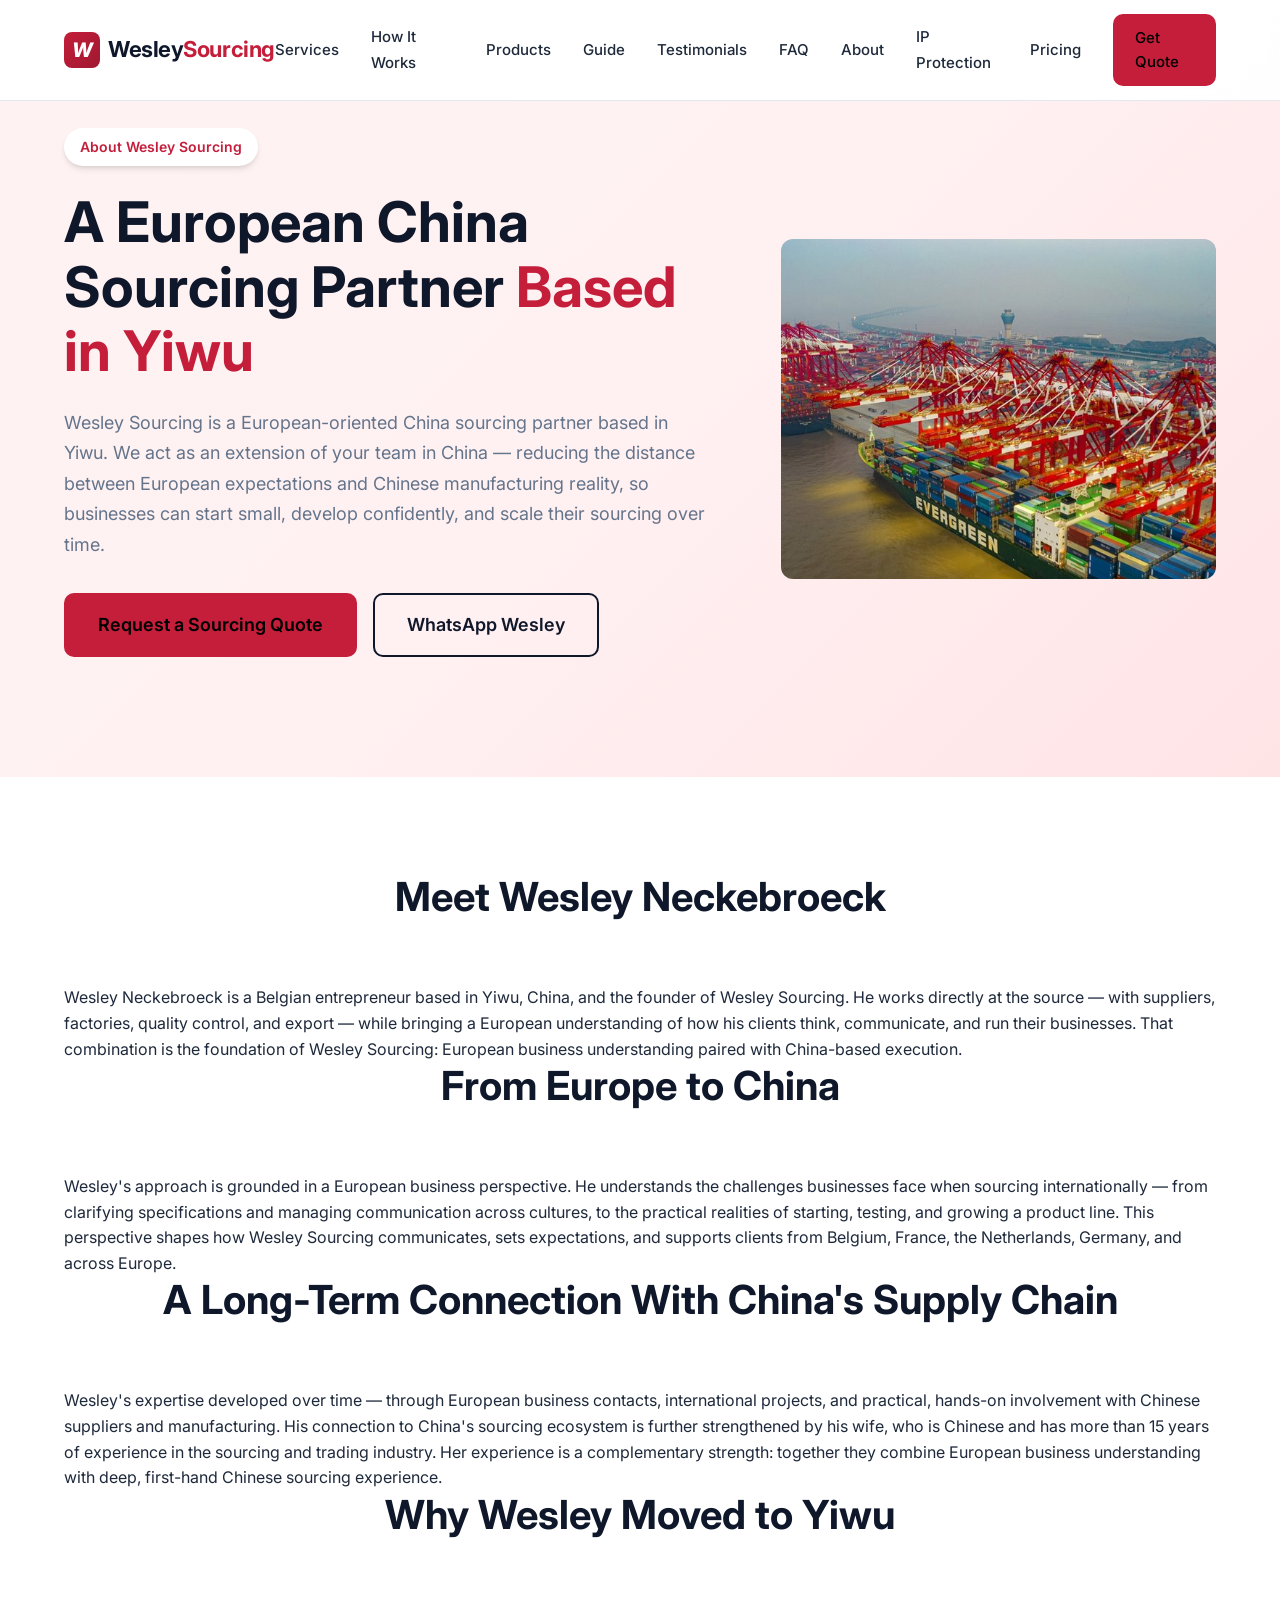
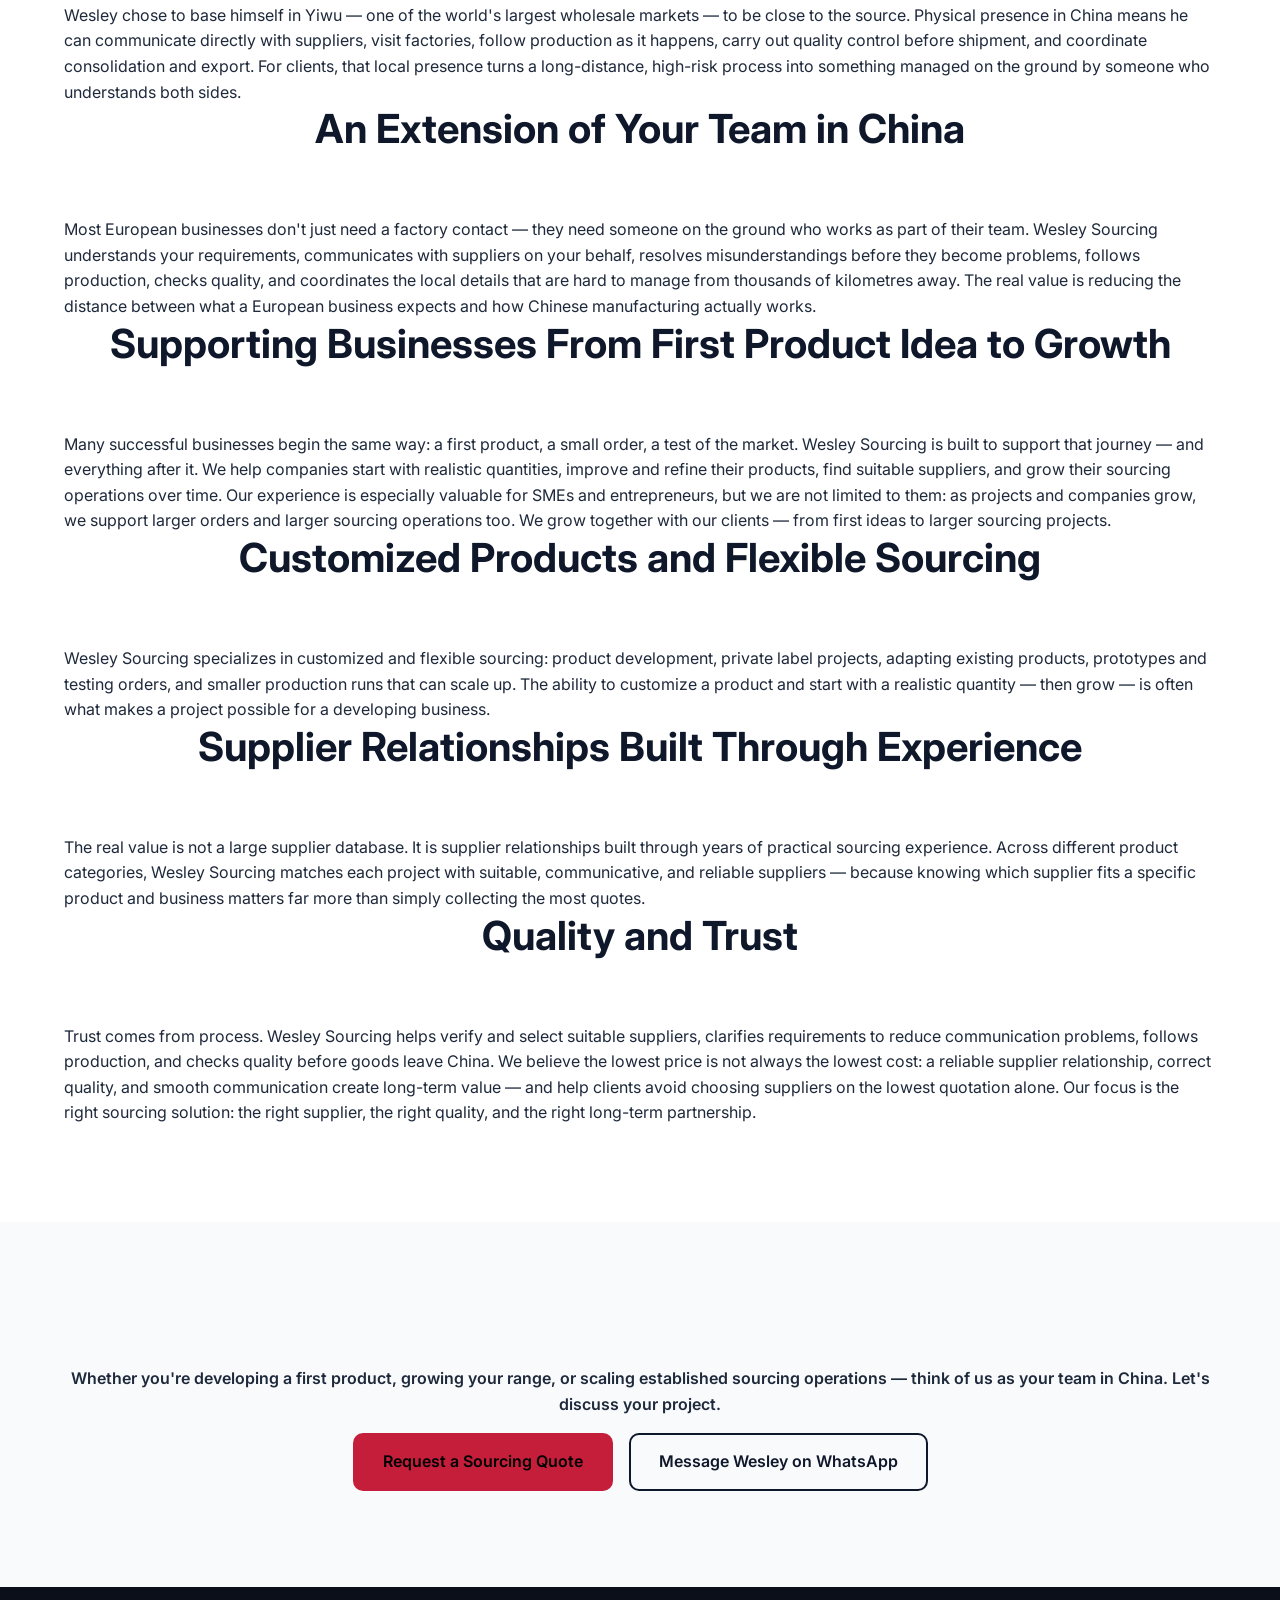
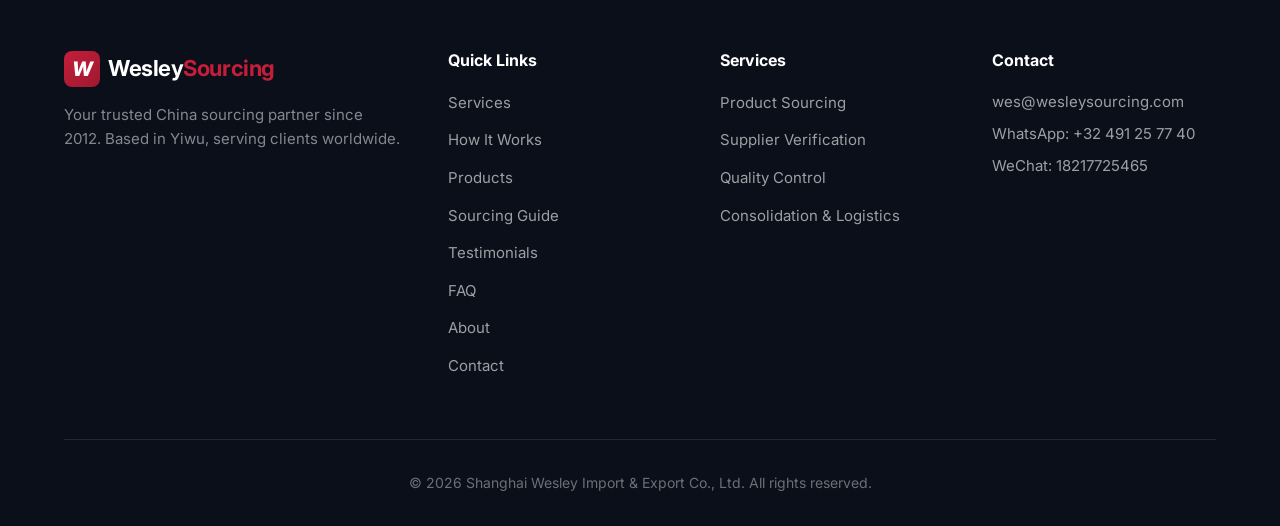
<file: about/index.html>
<!DOCTYPE html>
<html lang="en">
<head>
    <meta charset="UTF-8">
    <meta name="viewport" content="width=device-width, initial-scale=1.0">
    <title>About Wesley Sourcing — A European China Sourcing Partner in Yiwu</title>
    <meta name="description" content="Wesley Sourcing is a European-oriented China sourcing partner based in Yiwu, acting as an extension of your team in China. Founded by Belgian entrepreneur Wesley Neckebroeck, we help businesses source customized, low-MOQ products and scale their China sourcing.">
    <meta name="keywords" content="wesley neckebroeck, wesley sourcing about, china sourcing partner yiwu, european china sourcing agent, customized sourcing china, low moq sourcing">
    <meta name="robots" content="index, follow, max-image-preview:large">
    <meta name="author" content="Shanghai Wesley Import &amp; Export Co., Ltd.">
    <link rel="canonical" href="https://wesleysourcing.com/about/">
    <link rel="icon" type="image/svg+xml" href="/favicon.svg">
    <link rel="icon" type="image/png" href="/favicon.png">
    <link rel="apple-touch-icon" href="/favicon.png">

    <link rel="alternate" hreflang="en" href="https://wesleysourcing.com/about/">
    <link rel="alternate" hreflang="x-default" href="https://wesleysourcing.com/about/">

    <meta property="og:title" content="About Wesley Sourcing — A European China Sourcing Partner in Yiwu">
    <meta property="og:description" content="An extension of your team in China. Founded by Belgian entrepreneur Wesley Neckebroeck, helping European businesses source from China from first product to scale.">
    <meta property="og:type" content="profile">
    <meta property="og:url" content="https://wesleysourcing.com/about/">
    <meta property="og:site_name" content="Wesley Sourcing">
    <meta property="og:image" content="https://wesleysourcing.com/wesley-photo.jpg">
    <meta property="og:locale" content="en_US">

    <link rel="preconnect" href="https://fonts.googleapis.com">
    <link rel="preconnect" href="https://fonts.gstatic.com" crossorigin>
    <link href="https://fonts.googleapis.com/css2?family=Inter:wght@400;500;600;700;800&amp;display=swap" rel="stylesheet">
    <link rel="stylesheet" href="/css/style.css">
    <script type="application/ld+json">
    {
        "@context": "https://schema.org",
        "@graph": [
            {
                "@type": "AboutPage",
                "@id": "https://wesleysourcing.com/about/#aboutpage",
                "url": "https://wesleysourcing.com/about/",
                "name": "About Wesley Sourcing",
                "about": { "@id": "https://wesleysourcing.com/#organization" },
                "mainEntity": { "@id": "https://wesleysourcing.com/#wesley" }
            },
            {
                "@type": "BreadcrumbList",
                "@id": "https://wesleysourcing.com/about/#breadcrumb",
                "itemListElement": [
                    { "@type": "ListItem", "position": 1, "name": "Home", "item": "https://wesleysourcing.com/" },
                    { "@type": "ListItem", "position": 2, "name": "About", "item": "https://wesleysourcing.com/about/" }
                ]
            },
            {
                "@type": "Person",
                "@id": "https://wesleysourcing.com/#wesley",
                "name": "Wesley Neckebroeck",
                "jobTitle": "Founder & China sourcing specialist",
                "nationality": "Belgian",
                "worksFor": { "@id": "https://wesleysourcing.com/#organization" },
                "homeLocation": { "@type": "Place", "name": "Yiwu, China" },
                "image": "https://wesleysourcing.com/wesley-photo.jpg",
                "sameAs": ["https://www.linkedin.com/in/wesley-neckebroeck-b3072241b/"],
                "knowsAbout": [
                    "China sourcing",
                    "Customized product sourcing",
                    "Low MOQ sourcing",
                    "Private label sourcing",
                    "Product development in China",
                    "Supplier verification",
                    "Quality control in China",
                    "Yiwu suppliers",
                    "European import requirements"
                ]
            }
        ]
    }
    </script>
</head>
<body>
    <!-- Navigation -->
    <nav class="nav" id="nav">
        <div class="container nav-container">
            <a href="/" class="logo">
                <span class="logo-icon">W</span>
                <span class="logo-text">Wesley<span>Sourcing</span></span>
            </a>
            <ul class="nav-links" id="nav-links">
                <li><a href="/#services">Services</a></li>
                <li><a href="/#how-it-works">How It Works</a></li>
                <li><a href="/#products">Products</a></li>
                <li><a href="/#china-sourcing-guide">Guide</a></li>
                <li><a href="/#testimonials">Testimonials</a></li>
                <li><a href="/#faq">FAQ</a></li>
                <li><a href="/about/">About</a></li>
                <li><a href="/#ip-protection">IP Protection</a></li>
                <li><a href="/#pricing">Pricing</a></li>
                <li><a href="/#contact" class="btn btn-primary btn-nav">Get Quote</a></li>
            </ul>
            <button class="nav-toggle" id="nav-toggle" aria-label="Toggle menu">
                <span></span>
                <span></span>
                <span></span>
            </button>
        </div>
    </nav>

    <!-- Hero -->
    <section class="hero">
        <div class="container">
            <div class="hero-grid">
                <div class="hero-content">
                    <div class="hero-badge">About Wesley Sourcing</div>
                    <h1>A European China Sourcing Partner <span class="highlight">Based in Yiwu</span></h1>
                    <p class="hero-subtitle">Wesley Sourcing is a European-oriented China sourcing partner based in Yiwu. We act as an extension of your team in China — reducing the distance between European expectations and Chinese manufacturing reality, so businesses can start small, develop confidently, and scale their sourcing over time.</p>
                    <div class="hero-cta">
                        <a href="/#contact" class="btn btn-primary btn-large">Request a Sourcing Quote</a>
                        <a href="https://wa.me/32491257740" class="btn btn-outline btn-large">WhatsApp Wesley</a>
                    </div>
                </div>
                <div class="about-image">
                    <img src="/wesley-photo.jpg" alt="Wesley Neckebroeck, Belgian founder of Wesley Sourcing, a Yiwu-based China sourcing partner for European businesses" width="640" height="427" loading="eager" decoding="async" style="width:100%;height:340px;object-fit:cover;object-position:center top;border-radius:12px;" />
                </div>
            </div>
        </div>
    </section>

    <!-- About body -->
    <section class="about">
        <div class="container">
            <div class="section-header">
                <h2>Meet Wesley Neckebroeck</h2>
            </div>
            <p>Wesley Neckebroeck is a Belgian entrepreneur based in Yiwu, China, and the founder of Wesley Sourcing. He works directly at the source — with suppliers, factories, quality control, and export — while bringing a European understanding of how his clients think, communicate, and run their businesses. That combination is the foundation of Wesley Sourcing: European business understanding paired with China-based execution.</p>

            <div class="section-header">
                <h2>From Europe to China</h2>
            </div>
            <p>Wesley's approach is grounded in a European business perspective. He understands the challenges businesses face when sourcing internationally — from clarifying specifications and managing communication across cultures, to the practical realities of starting, testing, and growing a product line. This perspective shapes how Wesley Sourcing communicates, sets expectations, and supports clients from Belgium, France, the Netherlands, Germany, and across Europe.</p>

            <div class="section-header">
                <h2>A Long-Term Connection With China's Supply Chain</h2>
            </div>
            <p>Wesley's expertise developed over time — through European business contacts, international projects, and practical, hands-on involvement with Chinese suppliers and manufacturing. His connection to China's sourcing ecosystem is further strengthened by his wife, who is Chinese and has more than 15 years of experience in the sourcing and trading industry. Her experience is a complementary strength: together they combine European business understanding with deep, first-hand Chinese sourcing experience.</p>

            <div class="section-header">
                <h2>Why Wesley Moved to Yiwu</h2>
            </div>
            <p>Wesley chose to base himself in Yiwu — one of the world's largest wholesale markets — to be close to the source. Physical presence in China means he can communicate directly with suppliers, visit factories, follow production as it happens, carry out quality control before shipment, and coordinate consolidation and export. For clients, that local presence turns a long-distance, high-risk process into something managed on the ground by someone who understands both sides.</p>

            <div class="section-header">
                <h2>An Extension of Your Team in China</h2>
            </div>
            <p>Most European businesses don't just need a factory contact — they need someone on the ground who works as part of their team. Wesley Sourcing understands your requirements, communicates with suppliers on your behalf, resolves misunderstandings before they become problems, follows production, checks quality, and coordinates the local details that are hard to manage from thousands of kilometres away. The real value is reducing the distance between what a European business expects and how Chinese manufacturing actually works.</p>

            <div class="section-header">
                <h2>Supporting Businesses From First Product Idea to Growth</h2>
            </div>
            <p>Many successful businesses begin the same way: a first product, a small order, a test of the market. Wesley Sourcing is built to support that journey — and everything after it. We help companies start with realistic quantities, improve and refine their products, find suitable suppliers, and grow their sourcing operations over time. Our experience is especially valuable for SMEs and entrepreneurs, but we are not limited to them: as projects and companies grow, we support larger orders and larger sourcing operations too. We grow together with our clients — from first ideas to larger sourcing projects.</p>

            <div class="section-header">
                <h2>Customized Products and Flexible Sourcing</h2>
            </div>
            <p>Wesley Sourcing specializes in customized and flexible sourcing: product development, private label projects, adapting existing products, prototypes and testing orders, and smaller production runs that can scale up. The ability to customize a product and start with a realistic quantity — then grow — is often what makes a project possible for a developing business.</p>

            <div class="section-header">
                <h2>Supplier Relationships Built Through Experience</h2>
            </div>
            <p>The real value is not a large supplier database. It is supplier relationships built through years of practical sourcing experience. Across different product categories, Wesley Sourcing matches each project with suitable, communicative, and reliable suppliers — because knowing which supplier fits a specific product and business matters far more than simply collecting the most quotes.</p>

            <div class="section-header">
                <h2>Quality and Trust</h2>
            </div>
            <p>Trust comes from process. Wesley Sourcing helps verify and select suitable suppliers, clarifies requirements to reduce communication problems, follows production, and checks quality before goods leave China. We believe the lowest price is not always the lowest cost: a reliable supplier relationship, correct quality, and smooth communication create long-term value — and help clients avoid choosing suppliers on the lowest quotation alone. Our focus is the right sourcing solution: the right supplier, the right quality, and the right long-term partnership.</p>
        </div>
    </section>

    <!-- CTA -->
    <section class="china-sourcing-guide seo-guide">
        <div class="container">
            <div class="guide-cta">
                <p>Whether you're developing a first product, growing your range, or scaling established sourcing operations — think of us as your team in China. Let's discuss your project.</p>
                <a href="/#contact" class="btn btn-primary">Request a Sourcing Quote</a>
                <a href="https://wa.me/32491257740" class="btn btn-outline">Message Wesley on WhatsApp</a>
            </div>
        </div>
    </section>

    <!-- Footer -->
    <footer class="footer">
        <div class="container">
            <div class="footer-grid">
                <div class="footer-brand">
                    <div class="logo">
                        <span class="logo-icon">W</span>
                        <span class="logo-text">Wesley<span>Sourcing</span></span>
                    </div>
                    <p>Your trusted China sourcing partner since 2012. Based in Yiwu, serving clients worldwide.</p>
                </div>
                <div class="footer-links">
                    <h4>Quick Links</h4>
                    <ul>
                        <li><a href="/#services">Services</a></li>
                        <li><a href="/#how-it-works">How It Works</a></li>
                        <li><a href="/#products">Products</a></li>
                        <li><a href="/#china-sourcing-guide">Sourcing Guide</a></li>
                        <li><a href="/#testimonials">Testimonials</a></li>
                        <li><a href="/#faq">FAQ</a></li>
                        <li><a href="/about/">About</a></li>
                        <li><a href="/#contact">Contact</a></li>
                    </ul>
                </div>
                <div class="footer-links">
                    <h4>Services</h4>
                    <ul>
                        <li><a href="/#services">Product Sourcing</a></li>
                        <li><a href="/#supplier-verification">Supplier Verification</a></li>
                        <li><a href="/#quality-control">Quality Control</a></li>
                        <li><a href="/#services">Consolidation &amp; Logistics</a></li>
                    </ul>
                </div>
                <div class="footer-contact">
                    <h4>Contact</h4>
                    <p>wes@wesleysourcing.com</p>
                    <p>WhatsApp: +32 491 25 77 40</p>
                    <p>WeChat: 18217725465</p>
                </div>
            </div>
            <div class="footer-bottom">
                <p>&copy; 2026 Shanghai Wesley Import &amp; Export Co., Ltd. All rights reserved.</p>
            </div>
        </div>
    </footer>

    <script defer src="/js/main.js"></script>
</body>
</html>
</file>
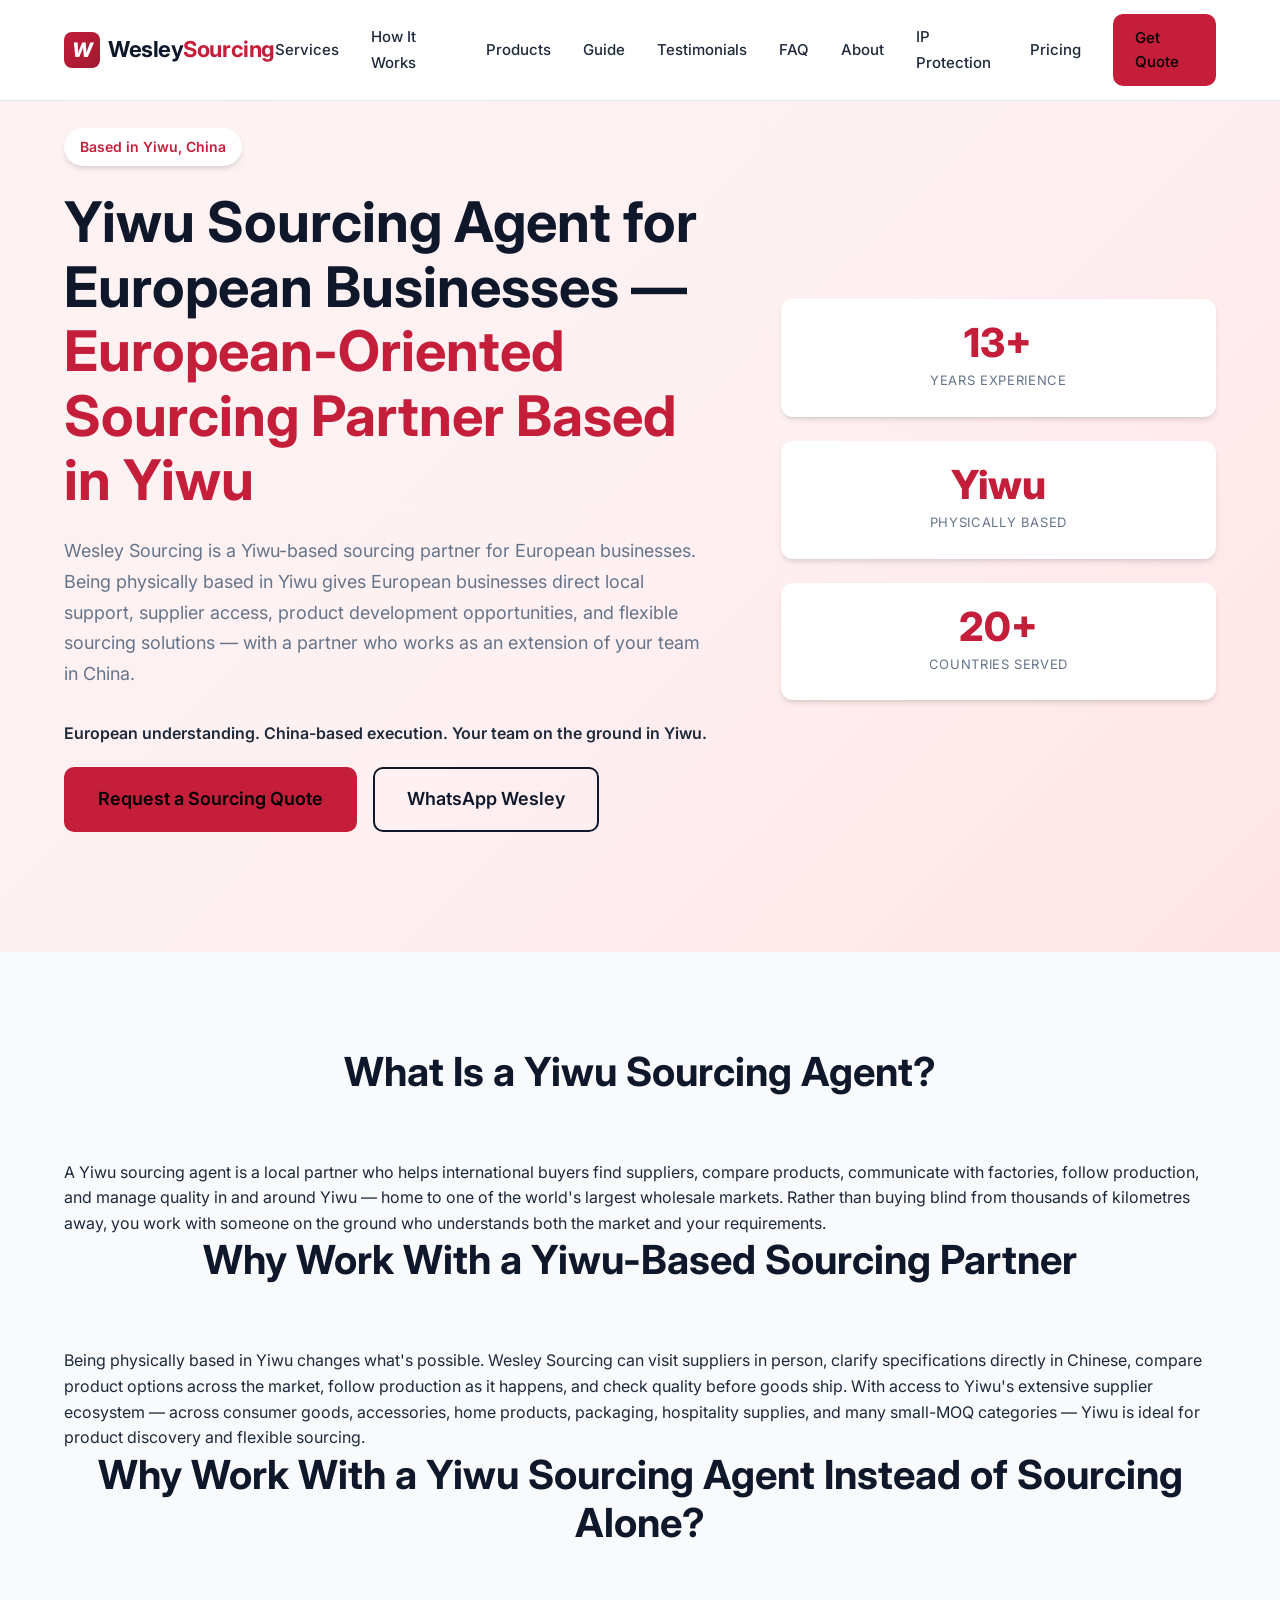
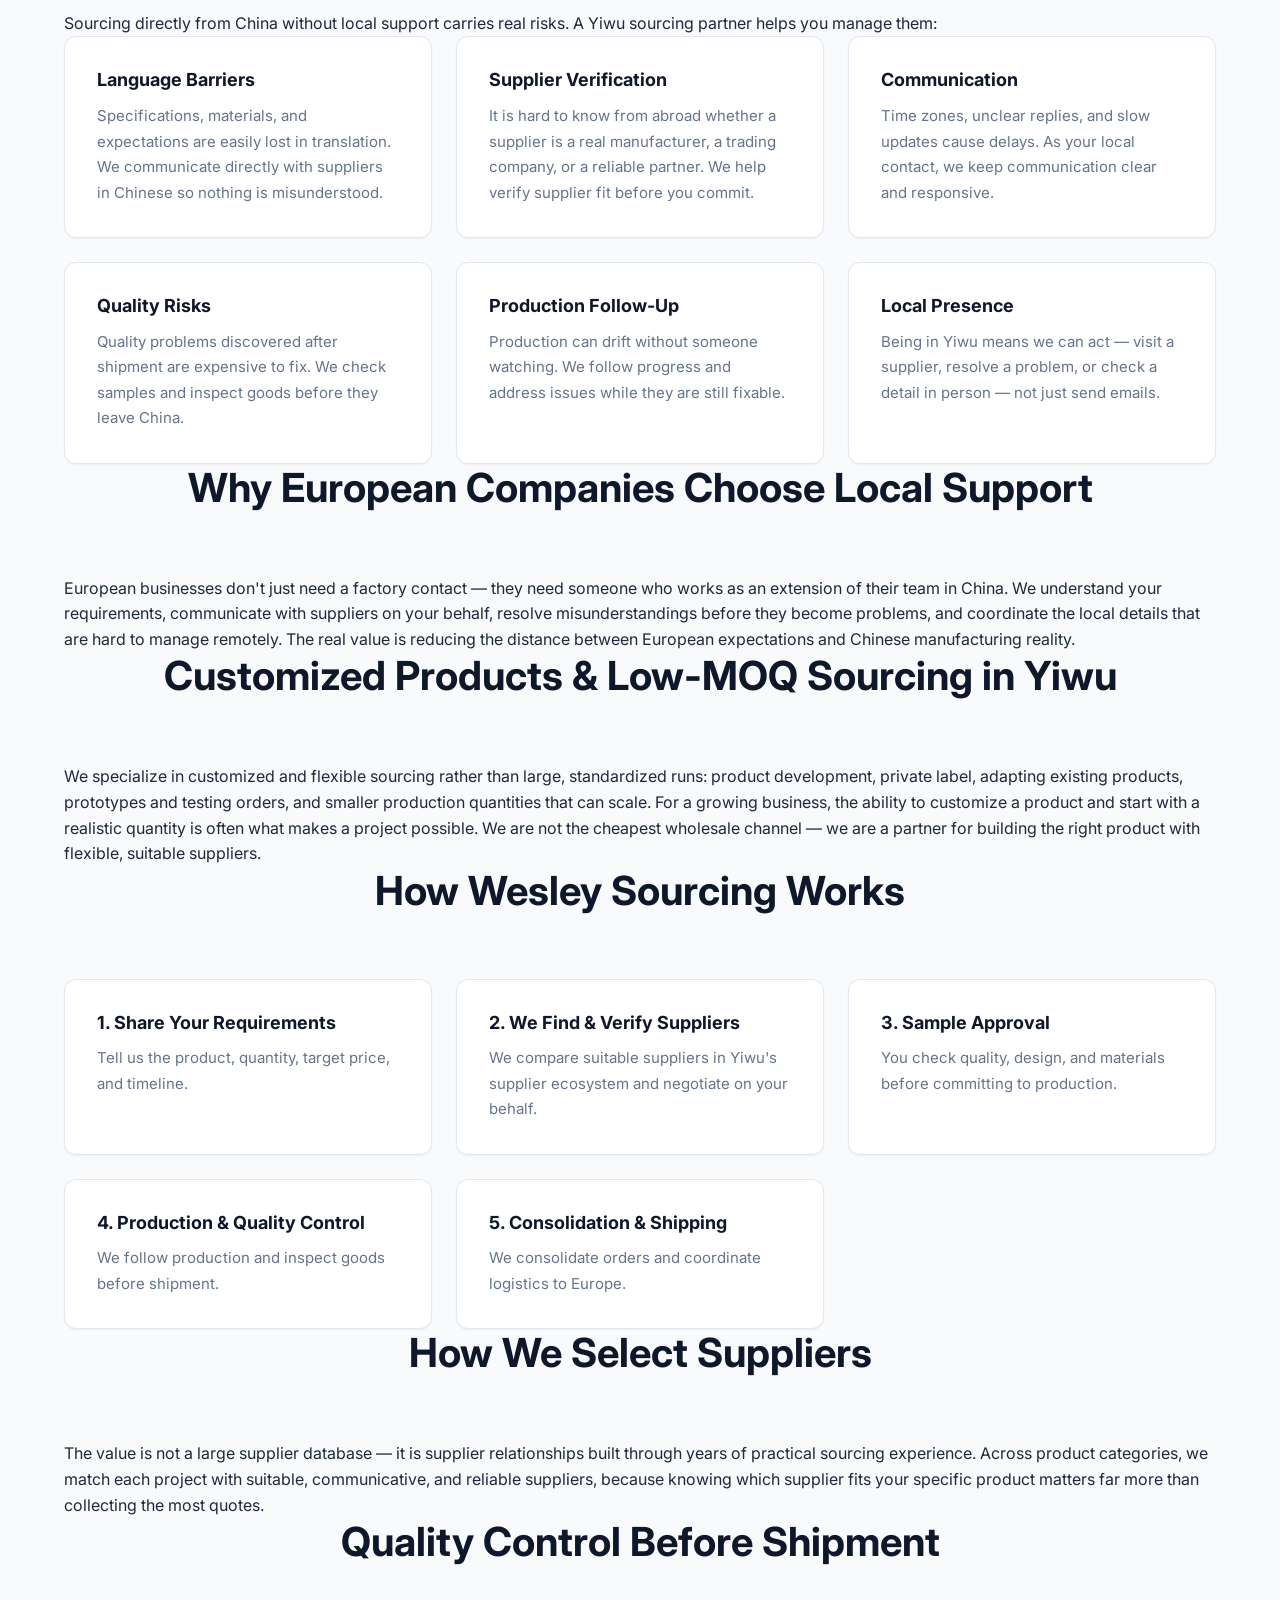
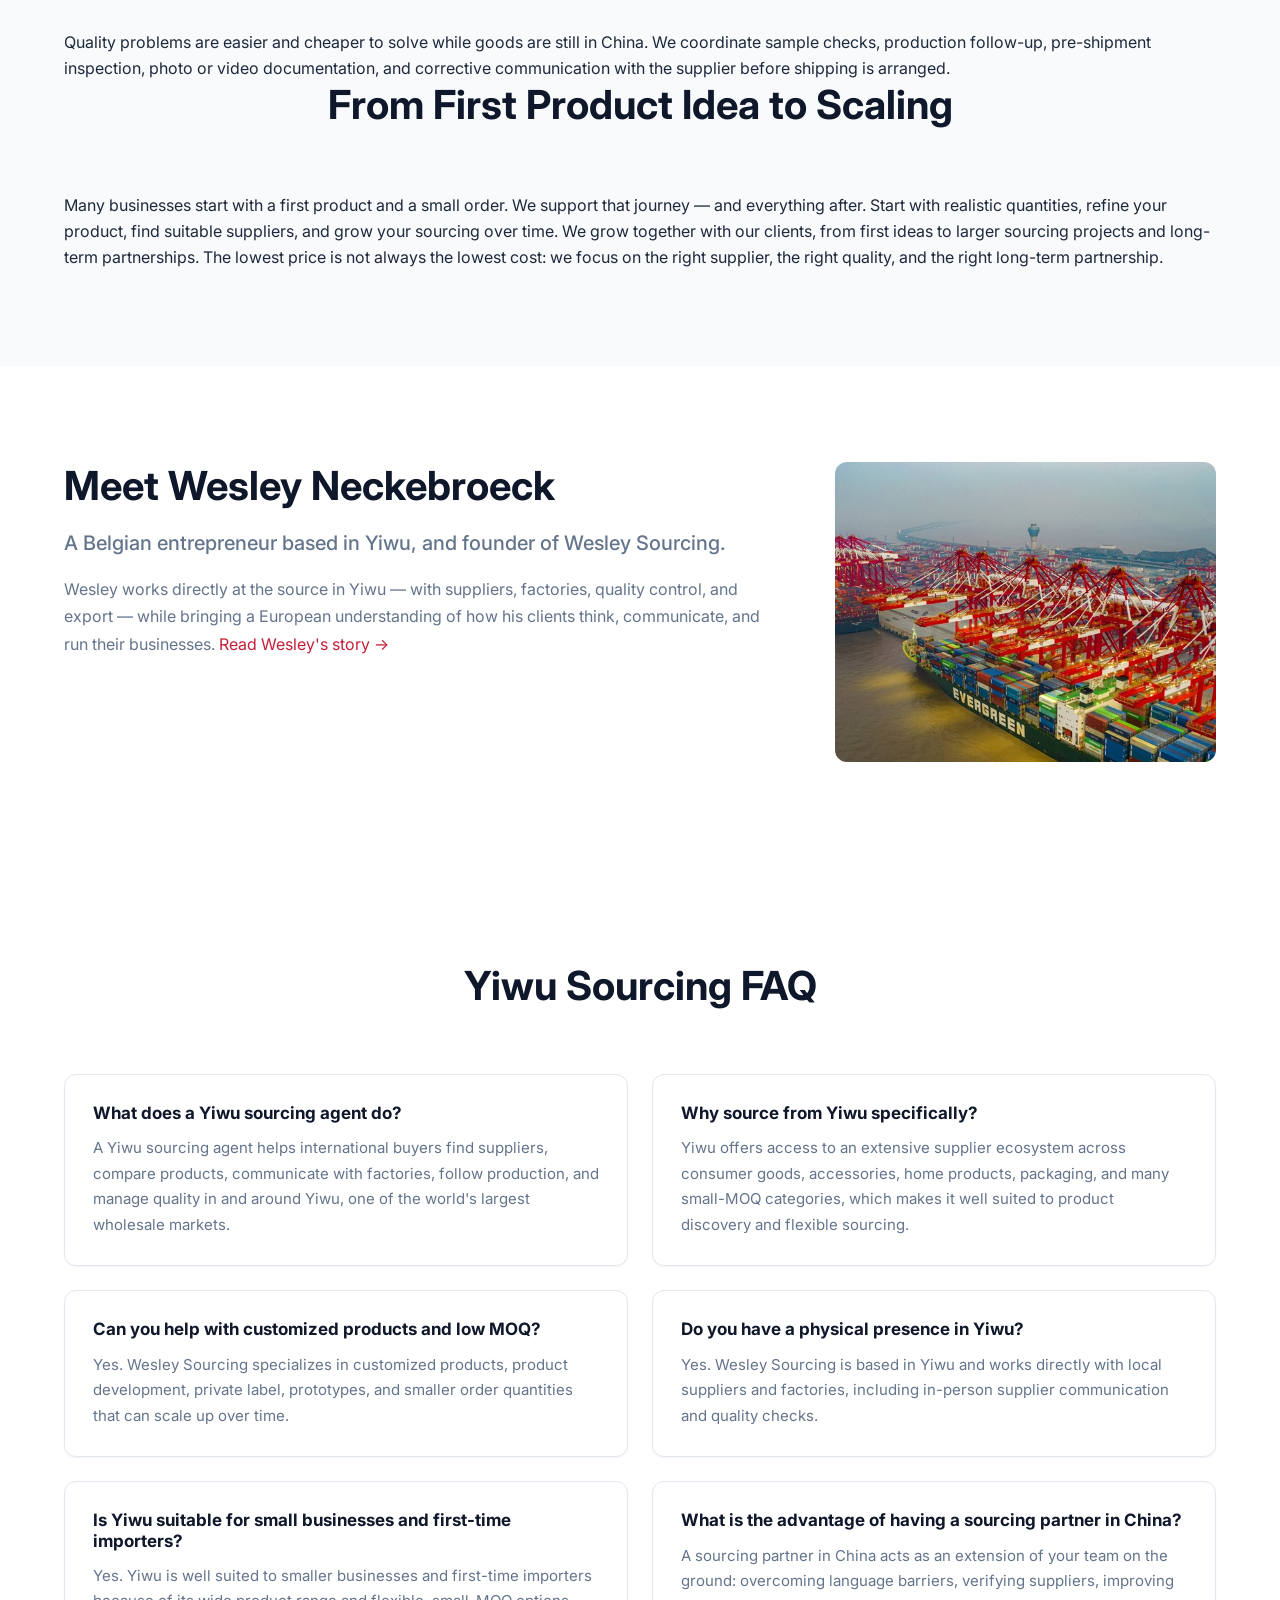
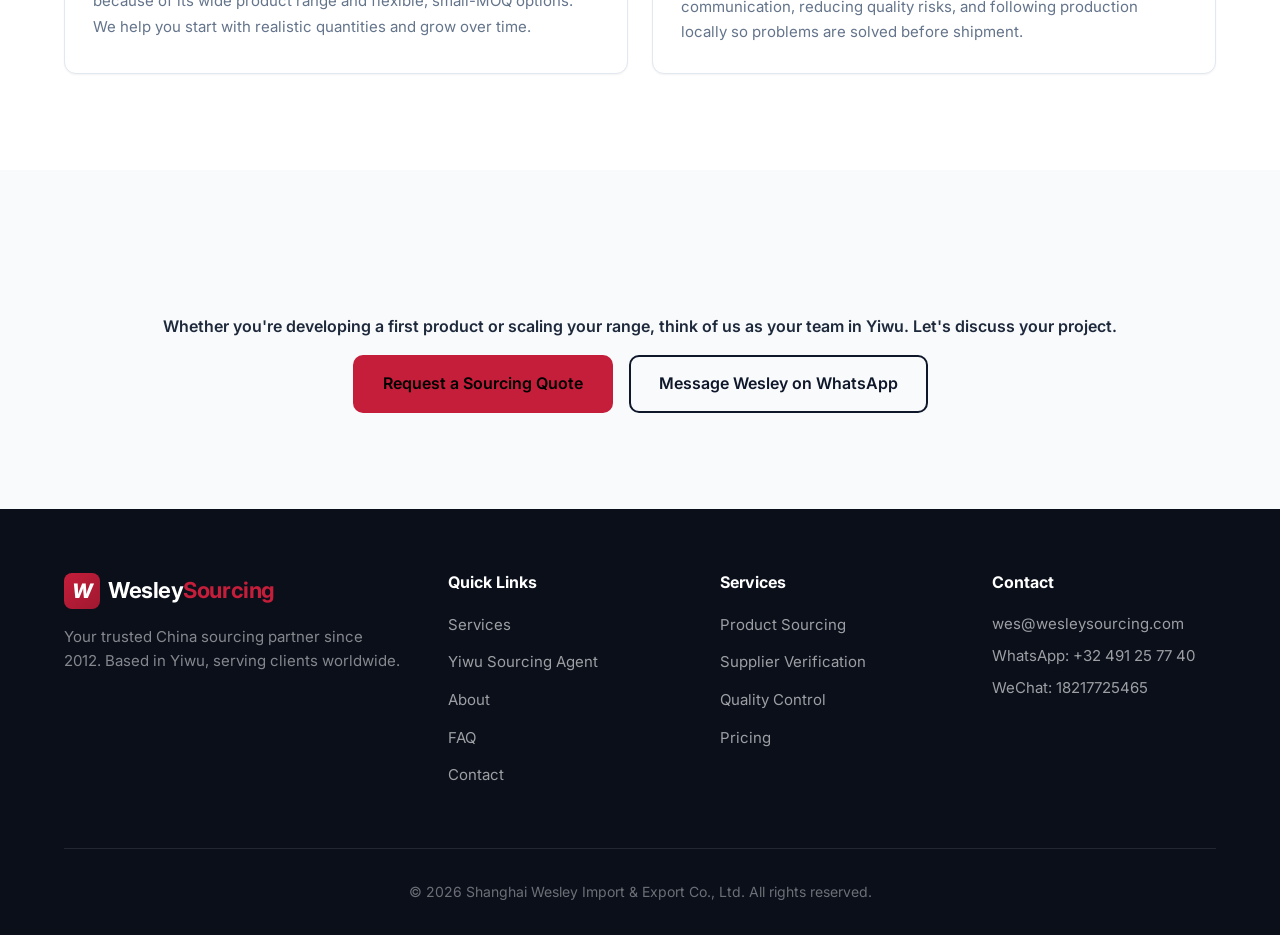
<file: yiwu-sourcing-agent/index.html>
<!DOCTYPE html>
<html lang="en">
<head>
    <meta charset="UTF-8">
    <meta name="viewport" content="width=device-width, initial-scale=1.0">
    <title>Yiwu Sourcing Agent for European Businesses | Wesley Sourcing</title>
    <meta name="description" content="A European-oriented Yiwu sourcing agent physically based in China. We help European businesses source customized, low-MOQ products with flexible suppliers, quality control, and a partner on the ground in Yiwu.">
    <meta name="keywords" content="yiwu sourcing agent, sourcing agent in yiwu, yiwu sourcing company, yiwu agent for european buyers, customized sourcing yiwu, low moq yiwu suppliers">
    <meta name="robots" content="index, follow, max-image-preview:large">
    <meta name="author" content="Shanghai Wesley Import &amp; Export Co., Ltd.">
    <link rel="canonical" href="https://wesleysourcing.com/yiwu-sourcing-agent/">
    <link rel="icon" type="image/svg+xml" href="/favicon.svg">
    <link rel="icon" type="image/png" href="/favicon.png">
    <link rel="apple-touch-icon" href="/favicon.png">

    <link rel="alternate" hreflang="en" href="https://wesleysourcing.com/yiwu-sourcing-agent/">
    <link rel="alternate" hreflang="x-default" href="https://wesleysourcing.com/yiwu-sourcing-agent/">

    <meta property="og:title" content="Yiwu Sourcing Agent for European Businesses | Wesley Sourcing">
    <meta property="og:description" content="European-oriented Yiwu sourcing partner based in China: customized and low-MOQ sourcing, flexible suppliers, quality control, and local support.">
    <meta property="og:type" content="website">
    <meta property="og:url" content="https://wesleysourcing.com/yiwu-sourcing-agent/">
    <meta property="og:site_name" content="Wesley Sourcing">
    <meta property="og:image" content="https://wesleysourcing.com/wesley-photo.jpg">
    <meta property="og:locale" content="en_US">

    <link rel="preconnect" href="https://fonts.googleapis.com">
    <link rel="preconnect" href="https://fonts.gstatic.com" crossorigin>
    <link href="https://fonts.googleapis.com/css2?family=Inter:wght@400;500;600;700;800&amp;display=swap" rel="stylesheet">
    <link rel="stylesheet" href="/css/style.css">
    <script type="application/ld+json">
    {
        "@context": "https://schema.org",
        "@graph": [
            {
                "@type": "Service",
                "@id": "https://wesleysourcing.com/yiwu-sourcing-agent/#service",
                "name": "Yiwu sourcing agent services for European businesses",
                "serviceType": "Yiwu sourcing agent",
                "url": "https://wesleysourcing.com/yiwu-sourcing-agent/",
                "provider": { "@id": "https://wesleysourcing.com/#organization" },
                "areaServed": ["Belgium", "France", "Netherlands", "Germany", "Europe"],
                "audience": {
                    "@type": "BusinessAudience",
                    "audienceType": "European businesses, SMEs, entrepreneurs, and growing companies sourcing from Yiwu, China"
                },
                "description": "A European-oriented sourcing partner physically based in Yiwu, helping European businesses source customized and low-MOQ products, work with flexible suppliers, follow production, and control quality before shipment."
            },
            {
                "@type": "BreadcrumbList",
                "@id": "https://wesleysourcing.com/yiwu-sourcing-agent/#breadcrumb",
                "itemListElement": [
                    { "@type": "ListItem", "position": 1, "name": "Home", "item": "https://wesleysourcing.com/" },
                    { "@type": "ListItem", "position": 2, "name": "Yiwu Sourcing Agent", "item": "https://wesleysourcing.com/yiwu-sourcing-agent/" }
                ]
            },
            {
                "@type": "HowTo",
                "@id": "https://wesleysourcing.com/yiwu-sourcing-agent/#howto",
                "name": "How to source from Yiwu with Wesley Sourcing",
                "description": "A five-step process European businesses use to source products from Yiwu, China through a local sourcing partner.",
                "step": [
                    { "@type": "HowToStep", "position": 1, "name": "Share your requirements", "text": "Tell us the product, quantity, target price, and timeline." },
                    { "@type": "HowToStep", "position": 2, "name": "We find and verify suppliers in Yiwu", "text": "We compare suitable suppliers in Yiwu's supplier ecosystem and negotiate on your behalf." },
                    { "@type": "HowToStep", "position": 3, "name": "Sample approval", "text": "You check quality, design, and materials before committing to production." },
                    { "@type": "HowToStep", "position": 4, "name": "Production and quality control", "text": "We follow production and inspect goods before shipment." },
                    { "@type": "HowToStep", "position": 5, "name": "Consolidation and shipping", "text": "We consolidate orders and coordinate logistics to Europe." }
                ]
            },
            {
                "@type": "FAQPage",
                "@id": "https://wesleysourcing.com/yiwu-sourcing-agent/#faq",
                "mainEntity": [
                    { "@type": "Question", "name": "What does a Yiwu sourcing agent do?", "acceptedAnswer": { "@type": "Answer", "text": "A Yiwu sourcing agent helps international buyers find suppliers, compare products, communicate with factories, follow production, and manage quality in and around Yiwu, one of the world's largest wholesale markets." } },
                    { "@type": "Question", "name": "Why source from Yiwu specifically?", "acceptedAnswer": { "@type": "Answer", "text": "Yiwu offers access to an extensive supplier ecosystem across consumer goods, accessories, home products, packaging, and many small-MOQ categories, which makes it well suited to product discovery and flexible sourcing." } },
                    { "@type": "Question", "name": "Can you help with customized products and low MOQ?", "acceptedAnswer": { "@type": "Answer", "text": "Yes. Wesley Sourcing specializes in customized products, product development, private label, prototypes, and smaller order quantities that can scale up over time." } },
                    { "@type": "Question", "name": "Do you have a physical presence in Yiwu?", "acceptedAnswer": { "@type": "Answer", "text": "Yes. Wesley Sourcing is based in Yiwu and works directly with local suppliers and factories, including in-person supplier communication and quality checks." } },
                    { "@type": "Question", "name": "Is Yiwu suitable for small businesses and first-time importers?", "acceptedAnswer": { "@type": "Answer", "text": "Yes. Yiwu is well suited to smaller businesses and first-time importers because of its wide product range and flexible, small-MOQ options. Wesley Sourcing helps you start with realistic quantities and grow over time." } },
                    { "@type": "Question", "name": "What is the advantage of having a sourcing partner in China?", "acceptedAnswer": { "@type": "Answer", "text": "A sourcing partner in China acts as an extension of your team on the ground: overcoming language barriers, verifying suppliers, improving communication, reducing quality risks, and following production locally so problems are solved before shipment." } }
                ]
            }
        ]
    }
    </script>
</head>
<body>
    <!-- Navigation -->
    <nav class="nav" id="nav">
        <div class="container nav-container">
            <a href="/" class="logo">
                <span class="logo-icon">W</span>
                <span class="logo-text">Wesley<span>Sourcing</span></span>
            </a>
            <ul class="nav-links" id="nav-links">
                <li><a href="/#services">Services</a></li>
                <li><a href="/#how-it-works">How It Works</a></li>
                <li><a href="/#products">Products</a></li>
                <li><a href="/#china-sourcing-guide">Guide</a></li>
                <li><a href="/#testimonials">Testimonials</a></li>
                <li><a href="/#faq">FAQ</a></li>
                <li><a href="/about/">About</a></li>
                <li><a href="/#ip-protection">IP Protection</a></li>
                <li><a href="/#pricing">Pricing</a></li>
                <li><a href="/#contact" class="btn btn-primary btn-nav">Get Quote</a></li>
            </ul>
            <button class="nav-toggle" id="nav-toggle" aria-label="Toggle menu">
                <span></span>
                <span></span>
                <span></span>
            </button>
        </div>
    </nav>

    <!-- Hero -->
    <section class="hero">
        <div class="container">
            <div class="hero-grid">
                <div class="hero-content">
                    <div class="hero-badge">Based in Yiwu, China</div>
                    <h1>Yiwu Sourcing Agent for European Businesses — <span class="highlight">European-Oriented Sourcing Partner Based in Yiwu</span></h1>
                    <p class="hero-subtitle">Wesley Sourcing is a Yiwu-based sourcing partner for European businesses. Being physically based in Yiwu gives European businesses direct local support, supplier access, product development opportunities, and flexible sourcing solutions — with a partner who works as an extension of your team in China.</p>
                    <p class="hero-tagline" style="font-weight:600;margin:0 0 1.25rem;">European understanding. China-based execution. Your team on the ground in Yiwu.</p>
                    <div class="hero-cta">
                        <a href="/#contact" class="btn btn-primary btn-large">Request a Sourcing Quote</a>
                        <a href="https://wa.me/32491257740" class="btn btn-outline btn-large">WhatsApp Wesley</a>
                    </div>
                </div>
                <div class="hero-stats">
                    <div class="stat-card">
                        <span class="stat-number">13+</span>
                        <span class="stat-label">Years Experience</span>
                    </div>
                    <div class="stat-card">
                        <span class="stat-number">Yiwu</span>
                        <span class="stat-label">Physically Based</span>
                    </div>
                    <div class="stat-card">
                        <span class="stat-number">20+</span>
                        <span class="stat-label">Countries Served</span>
                    </div>
                </div>
            </div>
        </div>
    </section>
    <!-- Content -->
    <section class="seo-guide">
        <div class="container">
            <div class="section-header">
                <h2>What Is a Yiwu Sourcing Agent?</h2>
            </div>
            <p>A Yiwu sourcing agent is a local partner who helps international buyers find suppliers, compare products, communicate with factories, follow production, and manage quality in and around Yiwu — home to one of the world's largest wholesale markets. Rather than buying blind from thousands of kilometres away, you work with someone on the ground who understands both the market and your requirements.</p>

            <div class="section-header">
                <h2>Why Work With a Yiwu-Based Sourcing Partner</h2>
            </div>
            <p>Being physically based in Yiwu changes what's possible. Wesley Sourcing can visit suppliers in person, clarify specifications directly in Chinese, compare product options across the market, follow production as it happens, and check quality before goods ship. With access to Yiwu's extensive supplier ecosystem — across consumer goods, accessories, home products, packaging, hospitality supplies, and many small-MOQ categories — Yiwu is ideal for product discovery and flexible sourcing.</p>

            <div class="section-header">
                <h2>Why Work With a Yiwu Sourcing Agent Instead of Sourcing Alone?</h2>
            </div>
            <p>Sourcing directly from China without local support carries real risks. A Yiwu sourcing partner helps you manage them:</p>
            <div class="guide-grid">
                <article class="guide-card">
                    <h3>Language Barriers</h3>
                    <p>Specifications, materials, and expectations are easily lost in translation. We communicate directly with suppliers in Chinese so nothing is misunderstood.</p>
                </article>
                <article class="guide-card">
                    <h3>Supplier Verification</h3>
                    <p>It is hard to know from abroad whether a supplier is a real manufacturer, a trading company, or a reliable partner. We help verify supplier fit before you commit.</p>
                </article>
                <article class="guide-card">
                    <h3>Communication</h3>
                    <p>Time zones, unclear replies, and slow updates cause delays. As your local contact, we keep communication clear and responsive.</p>
                </article>
                <article class="guide-card">
                    <h3>Quality Risks</h3>
                    <p>Quality problems discovered after shipment are expensive to fix. We check samples and inspect goods before they leave China.</p>
                </article>
                <article class="guide-card">
                    <h3>Production Follow-Up</h3>
                    <p>Production can drift without someone watching. We follow progress and address issues while they are still fixable.</p>
                </article>
                <article class="guide-card">
                    <h3>Local Presence</h3>
                    <p>Being in Yiwu means we can act — visit a supplier, resolve a problem, or check a detail in person — not just send emails.</p>
                </article>
            </div>

            <div class="section-header">
                <h2>Why European Companies Choose Local Support</h2>
            </div>
            <p>European businesses don't just need a factory contact — they need someone who works as an extension of their team in China. We understand your requirements, communicate with suppliers on your behalf, resolve misunderstandings before they become problems, and coordinate the local details that are hard to manage remotely. The real value is reducing the distance between European expectations and Chinese manufacturing reality.</p>

            <div class="section-header">
                <h2>Customized Products &amp; Low-MOQ Sourcing in Yiwu</h2>
            </div>
            <p>We specialize in customized and flexible sourcing rather than large, standardized runs: product development, private label, adapting existing products, prototypes and testing orders, and smaller production quantities that can scale. For a growing business, the ability to customize a product and start with a realistic quantity is often what makes a project possible. We are not the cheapest wholesale channel — we are a partner for building the right product with flexible, suitable suppliers.</p>

            <div class="section-header">
                <h2>How Wesley Sourcing Works</h2>
            </div>
            <div class="guide-grid">
                <article class="guide-card"><h3>1. Share Your Requirements</h3><p>Tell us the product, quantity, target price, and timeline.</p></article>
                <article class="guide-card"><h3>2. We Find &amp; Verify Suppliers</h3><p>We compare suitable suppliers in Yiwu's supplier ecosystem and negotiate on your behalf.</p></article>
                <article class="guide-card"><h3>3. Sample Approval</h3><p>You check quality, design, and materials before committing to production.</p></article>
                <article class="guide-card"><h3>4. Production &amp; Quality Control</h3><p>We follow production and inspect goods before shipment.</p></article>
                <article class="guide-card"><h3>5. Consolidation &amp; Shipping</h3><p>We consolidate orders and coordinate logistics to Europe.</p></article>
            </div>

            <div class="section-header">
                <h2>How We Select Suppliers</h2>
            </div>
            <p>The value is not a large supplier database — it is supplier relationships built through years of practical sourcing experience. Across product categories, we match each project with suitable, communicative, and reliable suppliers, because knowing which supplier fits your specific product matters far more than collecting the most quotes.</p>

            <div class="section-header">
                <h2>Quality Control Before Shipment</h2>
            </div>
            <p>Quality problems are easier and cheaper to solve while goods are still in China. We coordinate sample checks, production follow-up, pre-shipment inspection, photo or video documentation, and corrective communication with the supplier before shipping is arranged.</p>

            <div class="section-header">
                <h2>From First Product Idea to Scaling</h2>
            </div>
            <p>Many businesses start with a first product and a small order. We support that journey — and everything after. Start with realistic quantities, refine your product, find suitable suppliers, and grow your sourcing over time. We grow together with our clients, from first ideas to larger sourcing projects and long-term partnerships. The lowest price is not always the lowest cost: we focus on the right supplier, the right quality, and the right long-term partnership.</p>
        </div>
    </section>

    <!-- Founder credibility -->
    <section class="about">
        <div class="container">
            <div class="about-grid">
                <div class="about-content">
                    <h2>Meet Wesley Neckebroeck</h2>
                    <p class="about-lead">A Belgian entrepreneur based in Yiwu, and founder of Wesley Sourcing.</p>
                    <p>Wesley works directly at the source in Yiwu — with suppliers, factories, quality control, and export — while bringing a European understanding of how his clients think, communicate, and run their businesses. <a href="/about/">Read Wesley's story &rarr;</a></p>
                </div>
                <div class="about-image">
                    <img src="/wesley-photo.jpg" alt="Wesley Neckebroeck, Belgian founder of Wesley Sourcing and a Yiwu-based sourcing agent for European businesses" width="640" height="427" loading="lazy" decoding="async" style="width:100%;height:300px;object-fit:cover;object-position:center top;border-radius:12px;" />
                </div>
            </div>
        </div>
    </section>

    <!-- FAQ -->
    <section class="faq">
        <div class="container">
            <div class="section-header">
                <h2>Yiwu Sourcing FAQ</h2>
            </div>
            <div class="faq-grid">
                <article class="faq-item"><h3>What does a Yiwu sourcing agent do?</h3><p>A Yiwu sourcing agent helps international buyers find suppliers, compare products, communicate with factories, follow production, and manage quality in and around Yiwu, one of the world's largest wholesale markets.</p></article>
                <article class="faq-item"><h3>Why source from Yiwu specifically?</h3><p>Yiwu offers access to an extensive supplier ecosystem across consumer goods, accessories, home products, packaging, and many small-MOQ categories, which makes it well suited to product discovery and flexible sourcing.</p></article>
                <article class="faq-item"><h3>Can you help with customized products and low MOQ?</h3><p>Yes. Wesley Sourcing specializes in customized products, product development, private label, prototypes, and smaller order quantities that can scale up over time.</p></article>
                <article class="faq-item"><h3>Do you have a physical presence in Yiwu?</h3><p>Yes. Wesley Sourcing is based in Yiwu and works directly with local suppliers and factories, including in-person supplier communication and quality checks.</p></article>
                <article class="faq-item"><h3>Is Yiwu suitable for small businesses and first-time importers?</h3><p>Yes. Yiwu is well suited to smaller businesses and first-time importers because of its wide product range and flexible, small-MOQ options. We help you start with realistic quantities and grow over time.</p></article>
                <article class="faq-item"><h3>What is the advantage of having a sourcing partner in China?</h3><p>A sourcing partner in China acts as an extension of your team on the ground: overcoming language barriers, verifying suppliers, improving communication, reducing quality risks, and following production locally so problems are solved before shipment.</p></article>
            </div>
        </div>
    </section>

    <!-- CTA -->
    <section class="seo-guide">
        <div class="container">
            <div class="guide-cta">
                <p>Whether you're developing a first product or scaling your range, think of us as your team in Yiwu. Let's discuss your project.</p>
                <a href="/#contact" class="btn btn-primary">Request a Sourcing Quote</a>
                <a href="https://wa.me/32491257740" class="btn btn-outline">Message Wesley on WhatsApp</a>
            </div>
        </div>
    </section>

    <!-- Footer -->
    <footer class="footer">
        <div class="container">
            <div class="footer-grid">
                <div class="footer-brand">
                    <div class="logo">
                        <span class="logo-icon">W</span>
                        <span class="logo-text">Wesley<span>Sourcing</span></span>
                    </div>
                    <p>Your trusted China sourcing partner since 2012. Based in Yiwu, serving clients worldwide.</p>
                </div>
                <div class="footer-links">
                    <h4>Quick Links</h4>
                    <ul>
                        <li><a href="/#services">Services</a></li>
                        <li><a href="/yiwu-sourcing-agent/">Yiwu Sourcing Agent</a></li>
                        <li><a href="/about/">About</a></li>
                        <li><a href="/#faq">FAQ</a></li>
                        <li><a href="/#contact">Contact</a></li>
                    </ul>
                </div>
                <div class="footer-links">
                    <h4>Services</h4>
                    <ul>
                        <li><a href="/#services">Product Sourcing</a></li>
                        <li><a href="/#supplier-verification">Supplier Verification</a></li>
                        <li><a href="/#quality-control">Quality Control</a></li>
                        <li><a href="/#pricing">Pricing</a></li>
                    </ul>
                </div>
                <div class="footer-contact">
                    <h4>Contact</h4>
                    <p>wes@wesleysourcing.com</p>
                    <p>WhatsApp: +32 491 25 77 40</p>
                    <p>WeChat: 18217725465</p>
                </div>
            </div>
            <div class="footer-bottom">
                <p>&copy; 2026 Shanghai Wesley Import &amp; Export Co., Ltd. All rights reserved.</p>
            </div>
        </div>
    </footer>

    <script defer src="/js/main.js"></script>
</body>
</html>
</file>
<file: css/style.css>
﻿/* ============================================
   Wesley Sourcing V2 - Main Stylesheet
   ============================================ */

:root {
    --color-primary: #c41e3a;
    --color-primary-dark: #a01830;
    --color-primary-light: #d64161;
    --color-secondary: #0f172a;
    --color-accent: #10b981;
    --color-text: #1e293b;
    --color-text-light: #64748b;
    --color-text-lighter: #94a3b8;
    --color-bg: #ffffff;
    --color-bg-alt: #f8fafc;
    --color-bg-dark: #0f172a;
    --color-border: #e2e8f0;
    
    --font-family: 'Inter', -apple-system, BlinkMacSystemFont, 'Segoe UI', sans-serif;
    --container-width: 1200px;
    --border-radius: 12px;
    --border-radius-lg: 20px;
    --transition: all 0.3s cubic-bezier(0.4, 0, 0.2, 1);
    --shadow-sm: 0 1px 2px 0 rgba(0, 0, 0, 0.05);
    --shadow: 0 4px 6px -1px rgba(0, 0, 0, 0.1), 0 2px 4px -2px rgba(0, 0, 0, 0.1);
    --shadow-lg: 0 20px 25px -5px rgba(0, 0, 0, 0.1), 0 8px 10px -6px rgba(0, 0, 0, 0.1);
}

*, *::before, *::after {
    box-sizing: border-box;
    margin: 0;
    padding: 0;
}

html {
    scroll-behavior: smooth;
    scroll-padding-top: 80px;
}

body {
    font-family: var(--font-family);
    font-size: 16px;
    line-height: 1.6;
    color: var(--color-text);
    background-color: var(--color-bg);
    -webkit-font-smoothing: antialiased;
}

img { max-width: 100%; height: auto; }

a {
    color: var(--color-primary);
    text-decoration: none;
    transition: var(--transition);
}

a:hover { color: var(--color-primary-dark); }

ul { list-style: none; }

.container {
    max-width: var(--container-width);
    margin: 0 auto;
    padding: 0 24px;
}

h1, h2, h3, h4, h5, h6 {
    font-weight: 700;
    line-height: 1.2;
    color: var(--color-secondary);
}

h1 { font-size: clamp(2.25rem, 5vw, 3.5rem); }
h2 { font-size: clamp(1.875rem, 4vw, 2.5rem); }
h3 { font-size: 1.375rem; }

.section-header {
    text-align: center;
    margin-bottom: 4rem;
}

.section-header h2 { margin-bottom: 0.75rem; }

.section-header p {
    font-size: 1.125rem;
    color: var(--color-text-light);
    max-width: 600px;
    margin: 0 auto;
}

/* Buttons */
.btn {
    display: inline-flex;
    align-items: center;
    justify-content: center;
    padding: 0.875rem 1.75rem;
    font-size: 1rem;
    font-weight: 600;
    font-family: inherit;
    border-radius: 10px;
    border: 2px solid transparent;
    cursor: pointer;
    transition: var(--transition);
    text-decoration: none;
}

.btn-primary {
    background: var(--color-primary);
    color: #000000 !important;
    border-color: transparent;
}

.btn-primary:hover {
    background: var(--color-primary-dark);
    color: #ffffff !important;
    transform: translateY(-2px);
}

.btn-outline {
    background: transparent;
    border-color: var(--color-secondary);
    color: var(--color-secondary);
}

.btn-outline:hover {
    background: var(--color-secondary);
    color: white;
}

.btn-large { padding: 1rem 2rem; font-size: 1.125rem; }
.btn-full { width: 100%; }
.btn-nav { padding: 0.625rem 1.25rem; font-size: 0.9375rem; }

/* Navigation */
.nav {
    position: fixed;
    top: 0;
    left: 0;
    right: 0;
    background: rgba(255, 255, 255, 0.95);
    backdrop-filter: blur(20px);
    border-bottom: 1px solid var(--color-border);
    z-index: 1000;
    padding: 0.875rem 0;
}

.nav-container {
    display: flex;
    align-items: center;
    justify-content: space-between;
}

.logo {
    display: flex;
    align-items: center;
    gap: 0.5rem;
    text-decoration: none;
}

.logo-icon {
    width: 36px;
    height: 36px;
    background: linear-gradient(135deg, var(--color-primary) 0%, var(--color-primary-dark) 100%);
    border-radius: 8px;
    display: flex;
    align-items: center;
    justify-content: center;
    color: white;
    font-size: 1.25rem;
    font-weight: 800;
    font-style: italic;
}

.logo-text {
    font-size: 1.375rem;
    font-weight: 700;
    color: var(--color-secondary);
    letter-spacing: -0.02em;
}

.logo-text span { color: var(--color-primary); }

.nav-links {
    display: flex;
    align-items: center;
    gap: 2rem;
}

.nav-links a {
    color: var(--color-text);
    font-weight: 500;
    font-size: 0.9375rem;
}

.nav-links a:hover { color: var(--color-primary); }

.nav-toggle {
    display: none;
    flex-direction: column;
    gap: 5px;
    background: none;
    border: none;
    cursor: pointer;
    padding: 5px;
}

.nav-toggle span {
    width: 24px;
    height: 2px;
    background: var(--color-secondary);
    transition: var(--transition);
}

/* Hero Section */
.hero {
    padding: 8rem 0 5rem;
    background: linear-gradient(135deg, #fef2f2 0%, #fff1f2 50%, #ffe4e6 100%);
}

.hero-grid {
    display: grid;
    grid-template-columns: 1.2fr 0.8fr;
    gap: 4rem;
    align-items: center;
}

.hero-badge {
    display: inline-flex;
    align-items: center;
    padding: 0.5rem 1rem;
    background: white;
    border-radius: 100px;
    font-size: 0.875rem;
    font-weight: 600;
    color: var(--color-primary);
    margin-bottom: 1.5rem;
    box-shadow: var(--shadow);
}

.hero h1 { margin-bottom: 1.5rem; line-height: 1.15; }

.highlight { color: var(--color-primary); }

.hero-subtitle {
    font-size: 1.125rem;
    color: var(--color-text-light);
    margin-bottom: 2rem;
    line-height: 1.7;
}

.hero-cta {
    display: flex;
    gap: 1rem;
    margin-bottom: 2.5rem;
    flex-wrap: wrap;
}

.hero-trust {
    display: flex;
    gap: 1.5rem;
    flex-wrap: wrap;
}

.hero-trust .trust-item {
    display: flex;
    align-items: center;
    gap: 0.5rem;
    font-size: 0.875rem;
    color: var(--color-text-light);
}

.hero-trust svg {
    width: 18px;
    height: 18px;
    color: var(--color-accent);
}

.hero-stats {
    display: flex;
    flex-direction: column;
    gap: 1.5rem;
}

.stat-card {
    background: white;
    padding: 1.5rem 2rem;
    border-radius: var(--border-radius);
    box-shadow: var(--shadow);
    text-align: center;
}

.stat-number {
    display: block;
    font-size: 2.5rem;
    font-weight: 800;
    color: var(--color-primary);
    line-height: 1;
    margin-bottom: 0.25rem;
}

.stat-label {
    font-size: 0.8125rem;
    color: var(--color-text-light);
    text-transform: uppercase;
    letter-spacing: 0.05em;
}

/* Services Section */
.services {
    padding: 6rem 0;
}

.services-grid {
    display: grid;
    grid-template-columns: repeat(4, 1fr);
    gap: 1.5rem;
}

.service-card {
    background: white;
    padding: 2rem;
    border-radius: var(--border-radius);
    border: 1px solid var(--color-border);
    transition: var(--transition);
}

.service-card:hover {
    border-color: var(--color-primary);
    box-shadow: var(--shadow-lg);
    transform: translateY(-4px);
}

.service-icon {
    width: 48px;
    height: 48px;
    background: linear-gradient(135deg, var(--color-primary) 0%, var(--color-primary-dark) 100%);
    border-radius: 12px;
    display: flex;
    align-items: center;
    justify-content: center;
    margin-bottom: 1.25rem;
}

.service-icon svg {
    width: 24px;
    height: 24px;
    stroke: white;
}

.service-card h3 { margin-bottom: 0.75rem; }

.service-card p {
    color: var(--color-text-light);
    font-size: 0.9375rem;
    line-height: 1.6;
}

/* How It Works Section */
.how-it-works {
    padding: 6rem 0;
    background: var(--color-bg-alt);
}

.steps-grid {
    display: grid;
    grid-template-columns: repeat(5, 1fr);
    gap: 1.5rem;
}

.step-card {
    text-align: center;
    padding: 1.5rem;
}

.step-number {
    width: 48px;
    height: 48px;
    background: var(--color-primary);
    color: white;
    font-size: 1.25rem;
    font-weight: 800;
    border-radius: 50%;
    display: flex;
    align-items: center;
    justify-content: center;
    margin: 0 auto 1rem;
}

.step-card h3 {
    font-size: 1.125rem;
    margin-bottom: 0.75rem;
}

.step-card p {
    color: var(--color-text-light);
    font-size: 0.875rem;
    line-height: 1.6;
}

/* Products Section */
.products {
    padding: 6rem 0;
}

/* SEO Guide Section */
.seo-guide {
    padding: 6rem 0;
    background: var(--color-bg-alt);
}

.guide-grid {
    display: grid;
    grid-template-columns: repeat(3, 1fr);
    gap: 1.5rem;
}

.guide-card {
    background: white;
    border: 1px solid var(--color-border);
    border-radius: var(--border-radius);
    padding: 2rem;
    box-shadow: var(--shadow-sm);
}

.guide-card h3 {
    font-size: 1.125rem;
    margin-bottom: 0.75rem;
}

.guide-card p {
    color: var(--color-text-light);
    font-size: 0.9375rem;
    line-height: 1.7;
}

.guide-cta {
    display: flex;
    align-items: center;
    justify-content: center;
    gap: 1rem;
    flex-wrap: wrap;
    margin-top: 3rem;
    text-align: center;
}

.guide-cta p {
    width: 100%;
    color: var(--color-text);
    font-weight: 600;
}

.products-grid {
    display: grid;
    grid-template-columns: repeat(3, 1fr);
    gap: 1.5rem;
}

.product-card {
    border-radius: var(--border-radius);
    overflow: hidden;
    box-shadow: var(--shadow);
    transition: var(--transition);
    background: white;
}

.product-card:hover {
    transform: translateY(-4px);
    box-shadow: var(--shadow-lg);
}

.product-image {
    height: 120px;
    display: flex;
    align-items: center;
    justify-content: center;
}

.product-emoji { font-size: 3rem; }

.product-content { padding: 1.25rem; }

.product-content h3 {
    margin-bottom: 0.5rem;
    font-size: 1.0625rem;
}

.product-content p {
    color: var(--color-text-light);
    font-size: 0.875rem;
}

.products-note {
    text-align: center;
    margin-top: 2.5rem;
    color: var(--color-text-light);
}

/* Testimonials Section */
.testimonials {
    padding: 6rem 0;
    background: var(--color-bg-alt);
}

.testimonials-grid {
    display: grid;
    grid-template-columns: repeat(2, 1fr);
    gap: 2rem;
}

.testimonial-card {
    background: white;
    padding: 2rem;
    border-radius: var(--border-radius);
    box-shadow: var(--shadow-sm);
    border: 1px solid var(--color-border);
}

.testimonial-content {
    margin-bottom: 1.5rem;
}

.testimonial-content p {
    color: var(--color-text);
    font-size: 0.9375rem;
    line-height: 1.7;
    font-style: italic;
}

.testimonial-author {
    display: flex;
    align-items: center;
    gap: 1rem;
}

.author-avatar {
    width: 48px;
    height: 48px;
    background: var(--color-primary);
    color: white;
    font-size: 1.25rem;
    font-weight: 700;
    border-radius: 50%;
    display: flex;
    align-items: center;
    justify-content: center;
}

.author-info strong {
    display: block;
    color: var(--color-secondary);
    margin-bottom: 0.125rem;
}

.author-info span {
    font-size: 0.8125rem;
    color: var(--color-text-light);
}

/* News Section */
.news-preview {
    padding: 6rem 0;
}

.news-grid {
    display: grid;
    grid-template-columns: repeat(3, 1fr);
    gap: 2rem;
}

.news-card {
    background: white;
    padding: 2rem;
    border-radius: var(--border-radius);
    box-shadow: var(--shadow-sm);
    border: 1px solid var(--color-border);
    transition: var(--transition);
}

.news-card:hover {
    box-shadow: var(--shadow);
    border-color: var(--color-primary);
}

.news-date {
    font-size: 0.8125rem;
    color: var(--color-text-lighter);
    margin-bottom: 0.75rem;
}

.news-card h3 {
    font-size: 1.125rem;
    margin-bottom: 0.75rem;
    line-height: 1.4;
}

.news-card h3 a {
    color: var(--color-secondary);
}

.news-card h3 a:hover {
    color: var(--color-primary);
}

.news-card p {
    color: var(--color-text-light);
    font-size: 0.9375rem;
    line-height: 1.6;
}

.news-cta {
    text-align: center;
    margin-top: 3rem;
}

/* About Section */
.about {
    padding: 6rem 0;
}

.about-grid {
    display: grid;
    grid-template-columns: 1.3fr 0.7fr;
    gap: 4rem;
    align-items: start;
}

.about-content h2 { margin-bottom: 1rem; }

.about-lead {
    font-size: 1.25rem;
    color: var(--color-primary);
    font-weight: 500;
    margin-bottom: 1.5rem;
}

.about-content p {
    color: var(--color-text-light);
    margin-bottom: 1rem;
    line-height: 1.7;
}

.about-values {
    display: flex;
    flex-direction: column;
    gap: 1rem;
    margin-top: 2rem;
}

.value-item {
    display: flex;
    flex-direction: column;
    padding: 1rem;
    background: var(--color-bg-alt);
    border-radius: 8px;
    border-left: 3px solid var(--color-primary);
}

.value-item strong {
    color: var(--color-secondary);
    margin-bottom: 0.25rem;
}

.value-item span {
    font-size: 0.875rem;
    color: var(--color-text-light);
}

.about-image-placeholder {
    background: linear-gradient(135deg, #ffe4e6 0%, #fecdd3 100%);
    border-radius: var(--border-radius-lg);
    height: 320px;
    display: flex;
    flex-direction: column;
    align-items: center;
    justify-content: center;
    gap: 0.5rem;
}

.about-image-placeholder span { font-size: 4rem; }

.about-image-placeholder p {
    color: var(--color-text-light);
    font-size: 0.9375rem;
}

.about-company {
    margin-top: 1.5rem;
    text-align: center;
}

.about-company strong { color: var(--color-secondary); }

.chinese-name {
    color: var(--color-text-light);
    font-size: 0.9375rem;
    margin-top: 0.25rem;
}

/* Contact Section */
.contact {
    padding: 6rem 0;
    background: var(--color-bg-dark);
}

.contact-grid {
    display: grid;
    grid-template-columns: 1fr 1fr;
    gap: 4rem;
}

.contact-info h2 {
    color: white;
    margin-bottom: 1rem;
}

.contact-info > p {
    color: rgba(255, 255, 255, 0.7);
    font-size: 1.125rem;
    margin-bottom: 2.5rem;
}

.contact-methods {
    display: flex;
    flex-direction: column;
    gap: 1.5rem;
    margin-bottom: 2.5rem;
}

.contact-method {
    display: flex;
    align-items: flex-start;
    gap: 1rem;
}

.contact-method .contact-icon {
    width: 40px;
    height: 40px;
    background: rgba(255, 255, 255, 0.1);
    border-radius: 10px;
    display: flex;
    align-items: center;
    justify-content: center;
    flex-shrink: 0;
}

.contact-method .contact-icon svg {
    width: 20px;
    height: 20px;
    stroke: white;
    fill: none;
}

.contact-method .contact-icon svg[fill="currentColor"] {
    fill: white;
    stroke: none;
}

.contact-method strong {
    display: block;
    color: white;
    margin-bottom: 0.25rem;
    font-size: 0.875rem;
}

.contact-method a,
.contact-method span {
    color: rgba(255, 255, 255, 0.7);
}

.contact-method a:hover { color: white; }

.contact-company {
    padding-top: 2rem;
    border-top: 1px solid rgba(255, 255, 255, 0.1);
}

.contact-company p {
    color: rgba(255, 255, 255, 0.5);
    font-size: 0.9375rem;
    margin-bottom: 0.25rem;
}

.contact-company .location {
    margin-top: 1rem;
    color: rgba(255, 255, 255, 0.7);
}

/* Contact Form */
.contact-form-wrapper {
    background: white;
    padding: 2.5rem;
    border-radius: var(--border-radius-lg);
}

.form-group { margin-bottom: 1.25rem; }

.form-row {
    display: grid;
    grid-template-columns: 1fr 1fr;
    gap: 1rem;
}

.form-group label {
    display: block;
    margin-bottom: 0.5rem;
    font-weight: 500;
    color: var(--color-secondary);
    font-size: 0.9375rem;
}

.form-group input,
.form-group textarea {
    width: 100%;
    padding: 0.875rem 1rem;
    font-size: 1rem;
    font-family: inherit;
    border: 2px solid var(--color-border);
    border-radius: 10px;
    transition: var(--transition);
    background: var(--color-bg-alt);
}

.form-group input:focus,
.form-group textarea:focus {
    outline: none;
    border-color: var(--color-primary);
    background: white;
}

.form-group textarea {
    resize: vertical;
    min-height: 100px;
}

/* Footer */
.footer {
    padding: 4rem 0 2rem;
    background: #0a0f1a;
}

.footer-grid {
    display: grid;
    grid-template-columns: 1.5fr 1fr 1fr 1fr;
    gap: 3rem;
    padding-bottom: 3rem;
    border-bottom: 1px solid rgba(255, 255, 255, 0.1);
}

.footer-brand .logo { margin-bottom: 1rem; }

.footer-brand .logo-text { color: white; }

.footer-brand p {
    color: rgba(255, 255, 255, 0.5);
    font-size: 0.9375rem;
    line-height: 1.6;
}

.footer-links h4,
.footer-contact h4 {
    color: white;
    margin-bottom: 1.25rem;
    font-size: 1rem;
}

.footer-links ul li { margin-bottom: 0.75rem; }

.footer-links a {
    color: rgba(255, 255, 255, 0.6);
    font-size: 0.9375rem;
}

.footer-links a:hover { color: white; }

.footer-contact p {
    color: rgba(255, 255, 255, 0.6);
    font-size: 0.9375rem;
    margin-bottom: 0.5rem;
}

.footer-bottom {
    padding-top: 2rem;
    text-align: center;
}

.footer-bottom p {
    color: rgba(255, 255, 255, 0.4);
    font-size: 0.875rem;
}

/* Responsive */
@media (max-width: 1024px) {
    .services-grid { grid-template-columns: repeat(2, 1fr); }
    .steps-grid { grid-template-columns: repeat(3, 1fr); }
    .footer-grid { grid-template-columns: repeat(2, 1fr); }
}

@media (max-width: 768px) {
    .nav-links {
        display: none;
        position: absolute;
        top: 100%;
        left: 0;
        right: 0;
        background: white;
        flex-direction: column;
        padding: 1.5rem;
        gap: 1rem;
        border-bottom: 1px solid var(--color-border);
        box-shadow: var(--shadow);
    }
    
    .nav-links.active { display: flex; }
    .nav-toggle { display: flex; }
    
    .hero { padding: 7rem 0 4rem; }
    .hero-grid { grid-template-columns: 1fr; }
    .hero-stats { flex-direction: row; flex-wrap: wrap; }
    .stat-card { flex: 1; min-width: 140px; }
    
    .services-grid,
    .products-grid,
    .testimonials-grid { grid-template-columns: 1fr; }
    
    .steps-grid { grid-template-columns: 1fr; }
    
    .about-grid,
    .contact-grid { grid-template-columns: 1fr; }
    
    .form-row { grid-template-columns: 1fr; }
    
    .footer-grid { grid-template-columns: 1fr; text-align: center; }
}

/* ============================================
   IP Protection Section
   ============================================ */
.ip-protection { padding: 6rem 0; background: #f8fafc; }
.ip-intro { max-width: 800px; margin: 0 auto 3rem; text-align: center; font-size: 1.1rem; color: #475569; line-height: 1.8; }
.ip-services-grid { display: grid; grid-template-columns: repeat(auto-fit, minmax(220px, 1fr)); gap: 1.5rem; margin-bottom: 3rem; }
.ip-card { background: #fff; border-radius: 12px; padding: 2rem; box-shadow: 0 1px 3px rgba(0,0,0,0.08); text-align: center; transition: transform 0.2s, box-shadow 0.2s; }
.ip-card:hover { transform: translateY(-4px); box-shadow: 0 8px 24px rgba(0,0,0,0.1); }
.ip-icon { font-size: 2.5rem; margin-bottom: 1rem; }
.ip-card h3 { font-size: 1.1rem; font-weight: 700; color: #0f172a; margin-bottom: 0.75rem; }
.ip-card p { font-size: 0.95rem; color: #64748b; line-height: 1.7; }
.ip-case { background: #fff; border-radius: 16px; padding: 2.5rem; box-shadow: 0 4px 20px rgba(0,0,0,0.08); margin-bottom: 2.5rem; border-left: 4px solid #c41e3a; }
.ip-case-badge { display: inline-block; background: #c41e3a; color: #fff; font-size: 0.8rem; font-weight: 700; letter-spacing: 0.05em; text-transform: uppercase; padding: 0.3rem 0.9rem; border-radius: 999px; margin-bottom: 1.5rem; }
.ip-case-content { display: grid; grid-template-columns: 1fr 260px; gap: 2.5rem; align-items: start; }
.ip-case-text h3 { font-size: 1.4rem; font-weight: 800; color: #0f172a; margin-bottom: 1rem; line-height: 1.4; }
.ip-case-lead { font-size: 1.05rem; color: #334155; line-height: 1.8; margin-bottom: 1rem; }
.ip-case-text p { color: #475569; line-height: 1.8; margin-bottom: 1rem; }
.ip-case-awards { display: flex; flex-direction: column; gap: 0.5rem; margin-top: 1.5rem; }
.award-item { font-size: 0.95rem; color: #334155; background: #f1f5f9; padding: 0.5rem 0.75rem; border-radius: 8px; }
.ip-case-stats { display: grid; grid-template-columns: 1fr 1fr; gap: 1rem; align-self: start; }
.case-stat { background: #f8fafc; border-radius: 12px; padding: 1.25rem 1rem; text-align: center; }
.case-stat-number { display: block; font-size: 1.8rem; font-weight: 800; color: #c41e3a; line-height: 1; margin-bottom: 0.4rem; }
.case-stat-label { font-size: 0.8rem; color: #64748b; line-height: 1.3; }
.ip-cta { text-align: center; font-size: 1.1rem; color: #475569; }
.ip-cta a { margin-left: 0.5rem; }

/* IP Protection 移动端自适应 */
@media (max-width: 768px) {
    .ip-protection { padding: 4rem 0; }
    .ip-services-grid { grid-template-columns: 1fr 1fr; }
    .ip-case { padding: 1.5rem; }
    .ip-case-content { grid-template-columns: 1fr; }
    .ip-case-stats { grid-template-columns: repeat(2, 1fr); }
    .ip-case-text h3 { font-size: 1.2rem; }
}
@media (max-width: 480px) {
    .ip-services-grid { grid-template-columns: 1fr; }
}

/* ===== Pricing Section ===== */
.pricing { padding: 6rem 0; background: #f8fafc; }
.pricing-grid { display: grid; grid-template-columns: repeat(3, 1fr); gap: 1.5rem; margin-bottom: 2rem; }
.pricing-card { background: #fff; border-radius: 16px; padding: 2rem; box-shadow: 0 2px 12px rgba(0,0,0,0.06); display: flex; flex-direction: column; gap: 0.75rem; }
.pricing-card--featured { background: #c41e3a; color: #fff; box-shadow: 0 8px 30px rgba(196,30,58,0.25); }
.pricing-card--featured p { color: rgba(255,255,255,0.9); }
.pricing-icon { font-size: 2rem; }
.pricing-card h3 { font-size: 1.15rem; font-weight: 700; margin: 0; }
.pricing-amount { font-size: 2.2rem; font-weight: 800; color: #c41e3a; line-height: 1; }
.pricing-card--featured .pricing-amount { color: #fff; }
.pricing-card p { font-size: 0.95rem; color: #475569; line-height: 1.6; margin: 0; }
.pricing-savings { background: rgba(255,255,255,0.15); border-radius: 10px; padding: 0.75rem 1rem; font-size: 0.9rem; color: #fff; line-height: 1.5; }
.pricing-savings strong { color: #fff; }
.pricing-list { list-style: none; padding: 0; margin: 0; display: flex; flex-direction: column; gap: 0.5rem; }
.pricing-list li { font-size: 0.9rem; color: #475569; padding-left: 1.2rem; position: relative; }
.pricing-list li::before { content: "✓"; position: absolute; left: 0; color: #c41e3a; font-weight: 700; }
.pricing-note { text-align: center; font-size: 1rem; color: #475569; }
.pricing-note a { margin-left: 0.5rem; }

@media (max-width: 900px) { .pricing-grid { grid-template-columns: 1fr; } }

/* FAQ Section */
.faq {
    padding: 6rem 0;
}

.faq-grid {
    display: grid;
    grid-template-columns: repeat(2, 1fr);
    gap: 1.5rem;
}

.faq-item {
    background: #fff;
    border: 1px solid var(--color-border);
    border-radius: var(--border-radius);
    padding: 1.75rem;
    box-shadow: var(--shadow-sm);
}

.faq-item h3 {
    font-size: 1.0625rem;
    margin-bottom: 0.75rem;
}

.faq-item p {
    color: var(--color-text-light);
    font-size: 0.9375rem;
    line-height: 1.7;
}

@media (max-width: 1024px) {
    .guide-grid { grid-template-columns: repeat(2, 1fr); }
}

@media (max-width: 768px) {
    .guide-grid,
    .faq-grid { grid-template-columns: 1fr; }
}
</file>
